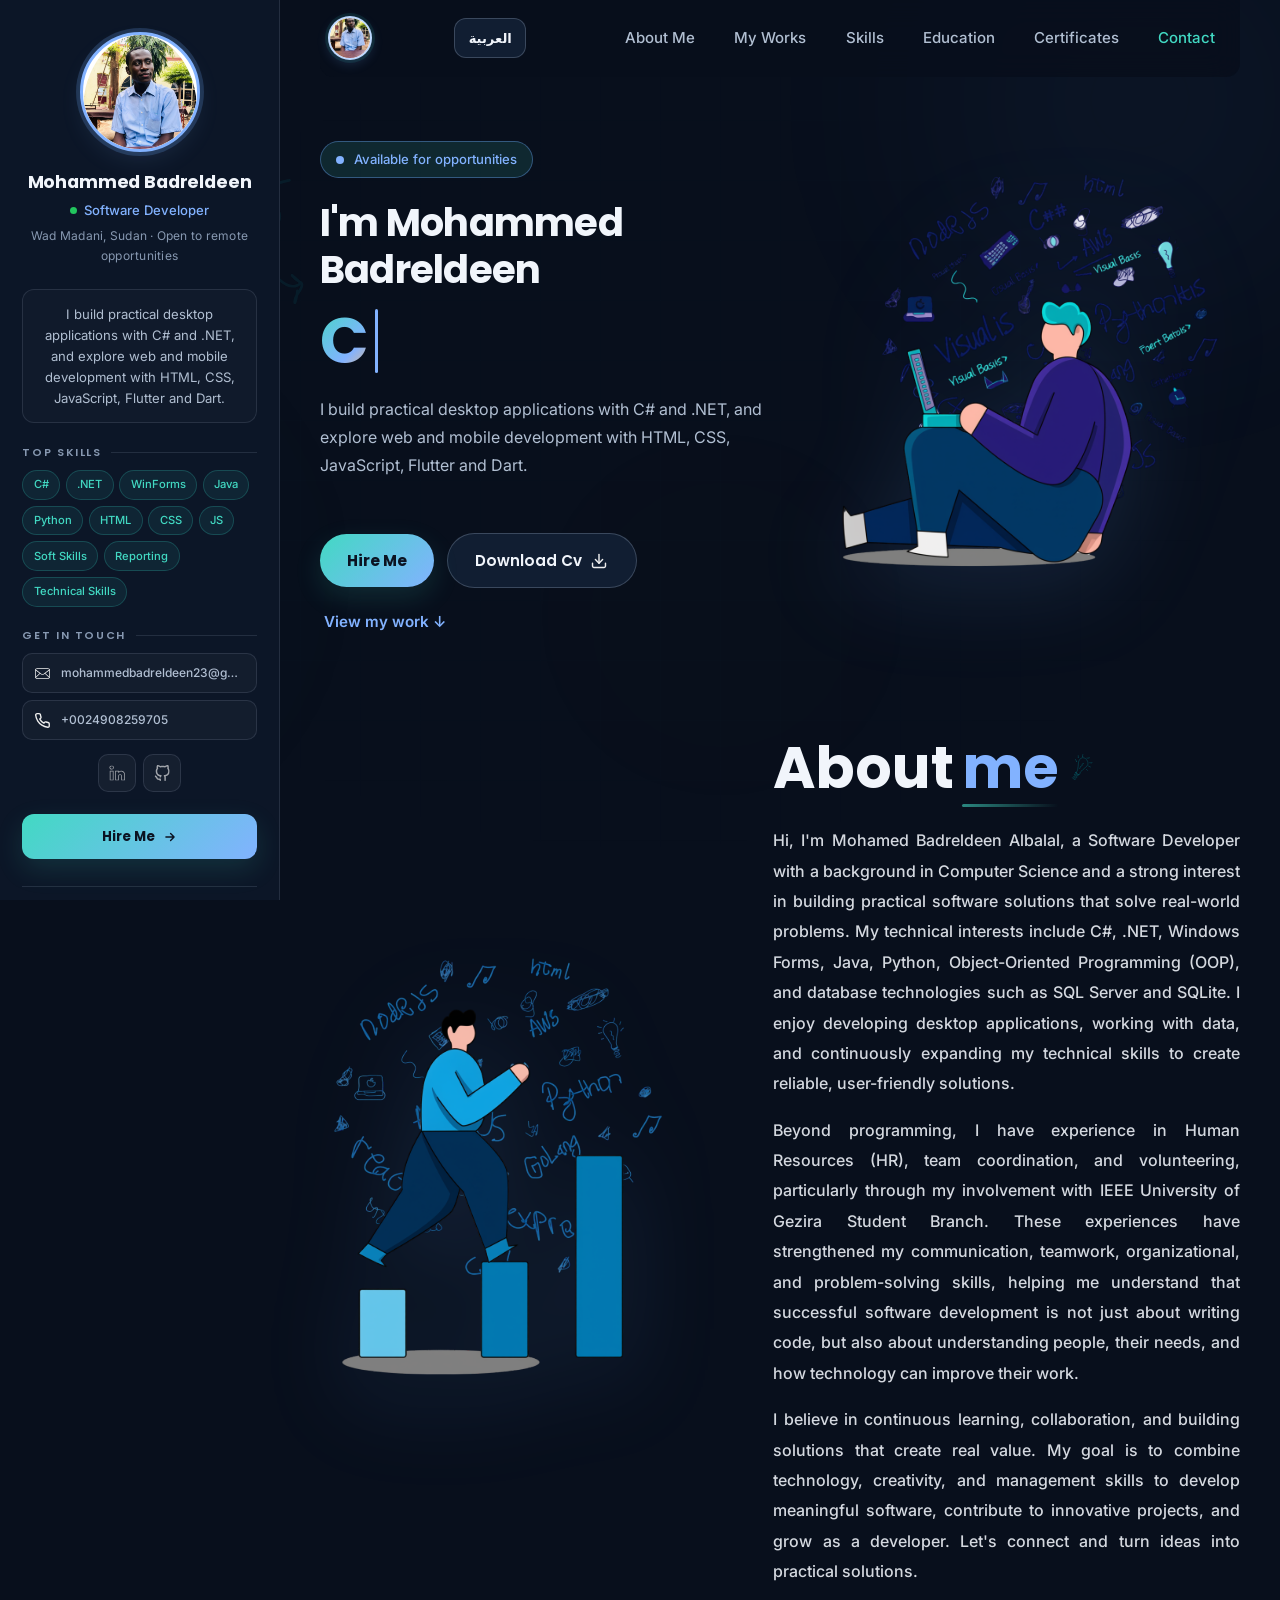
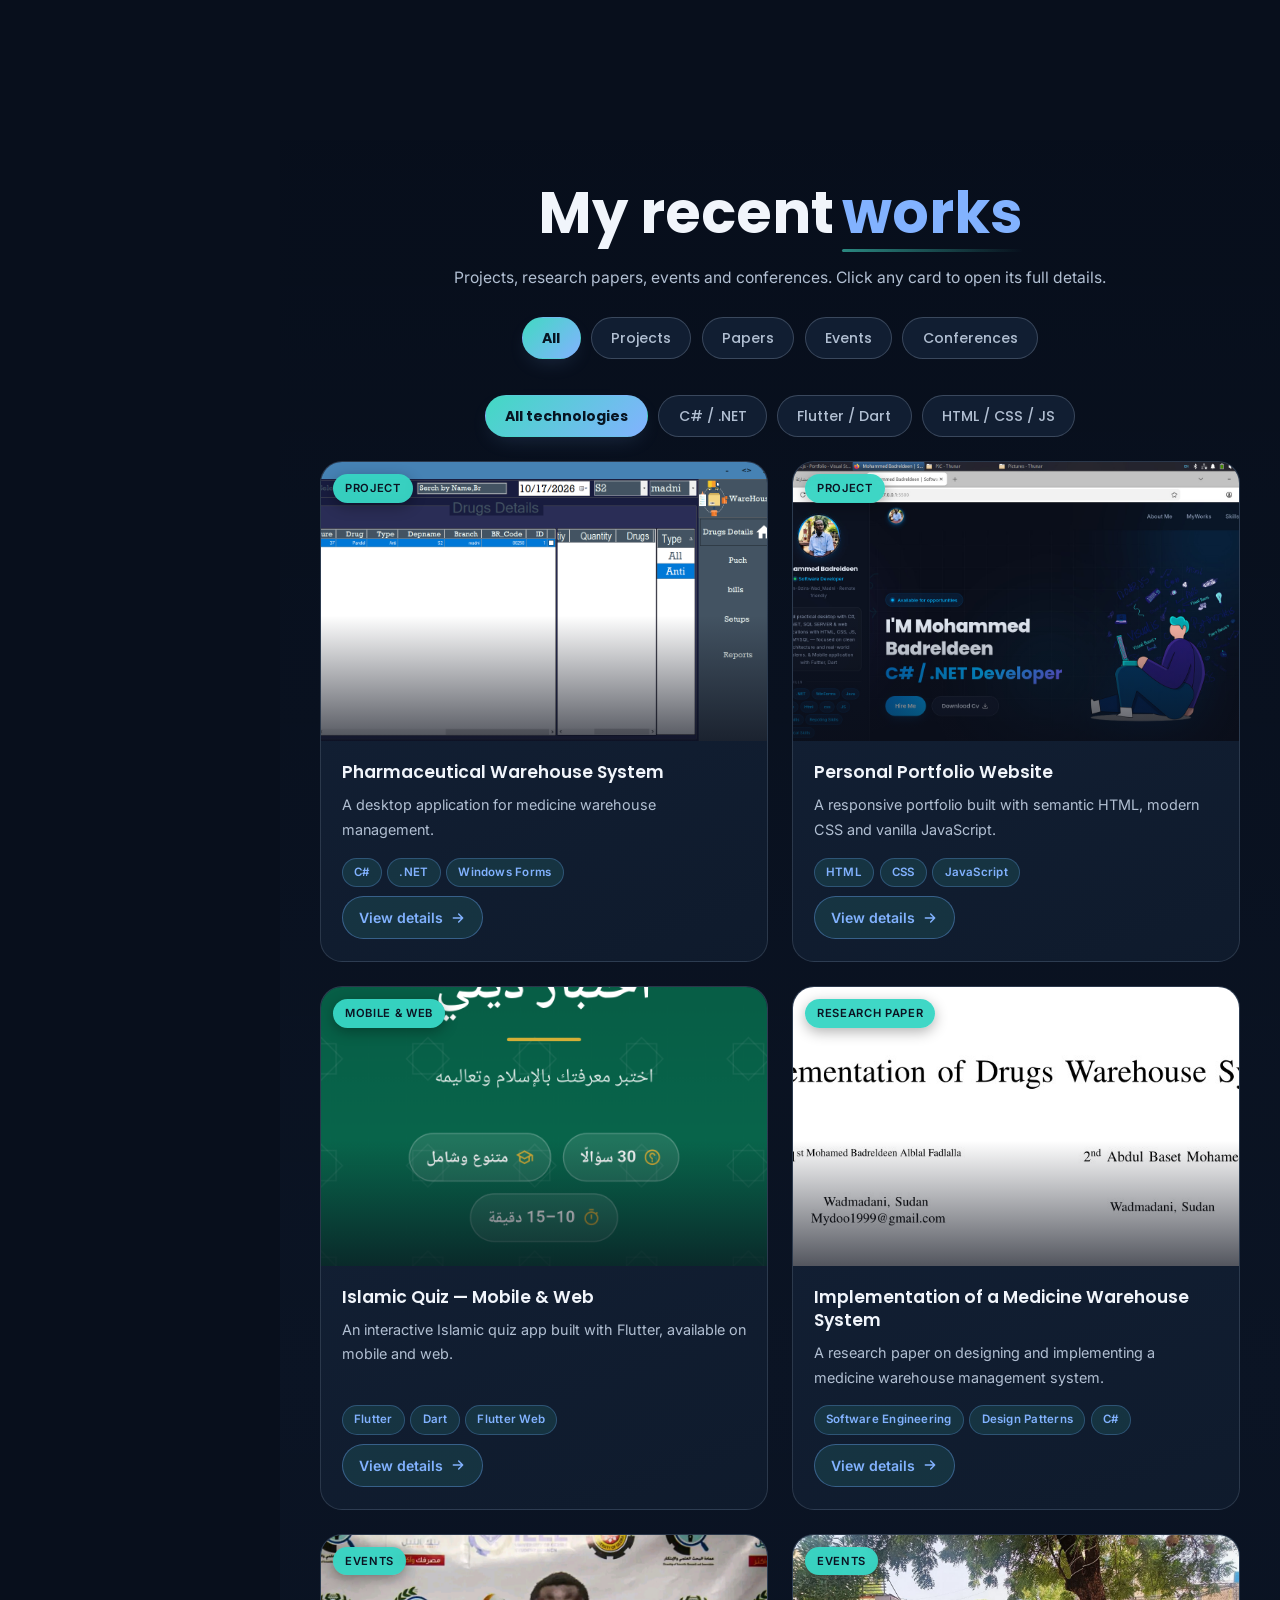
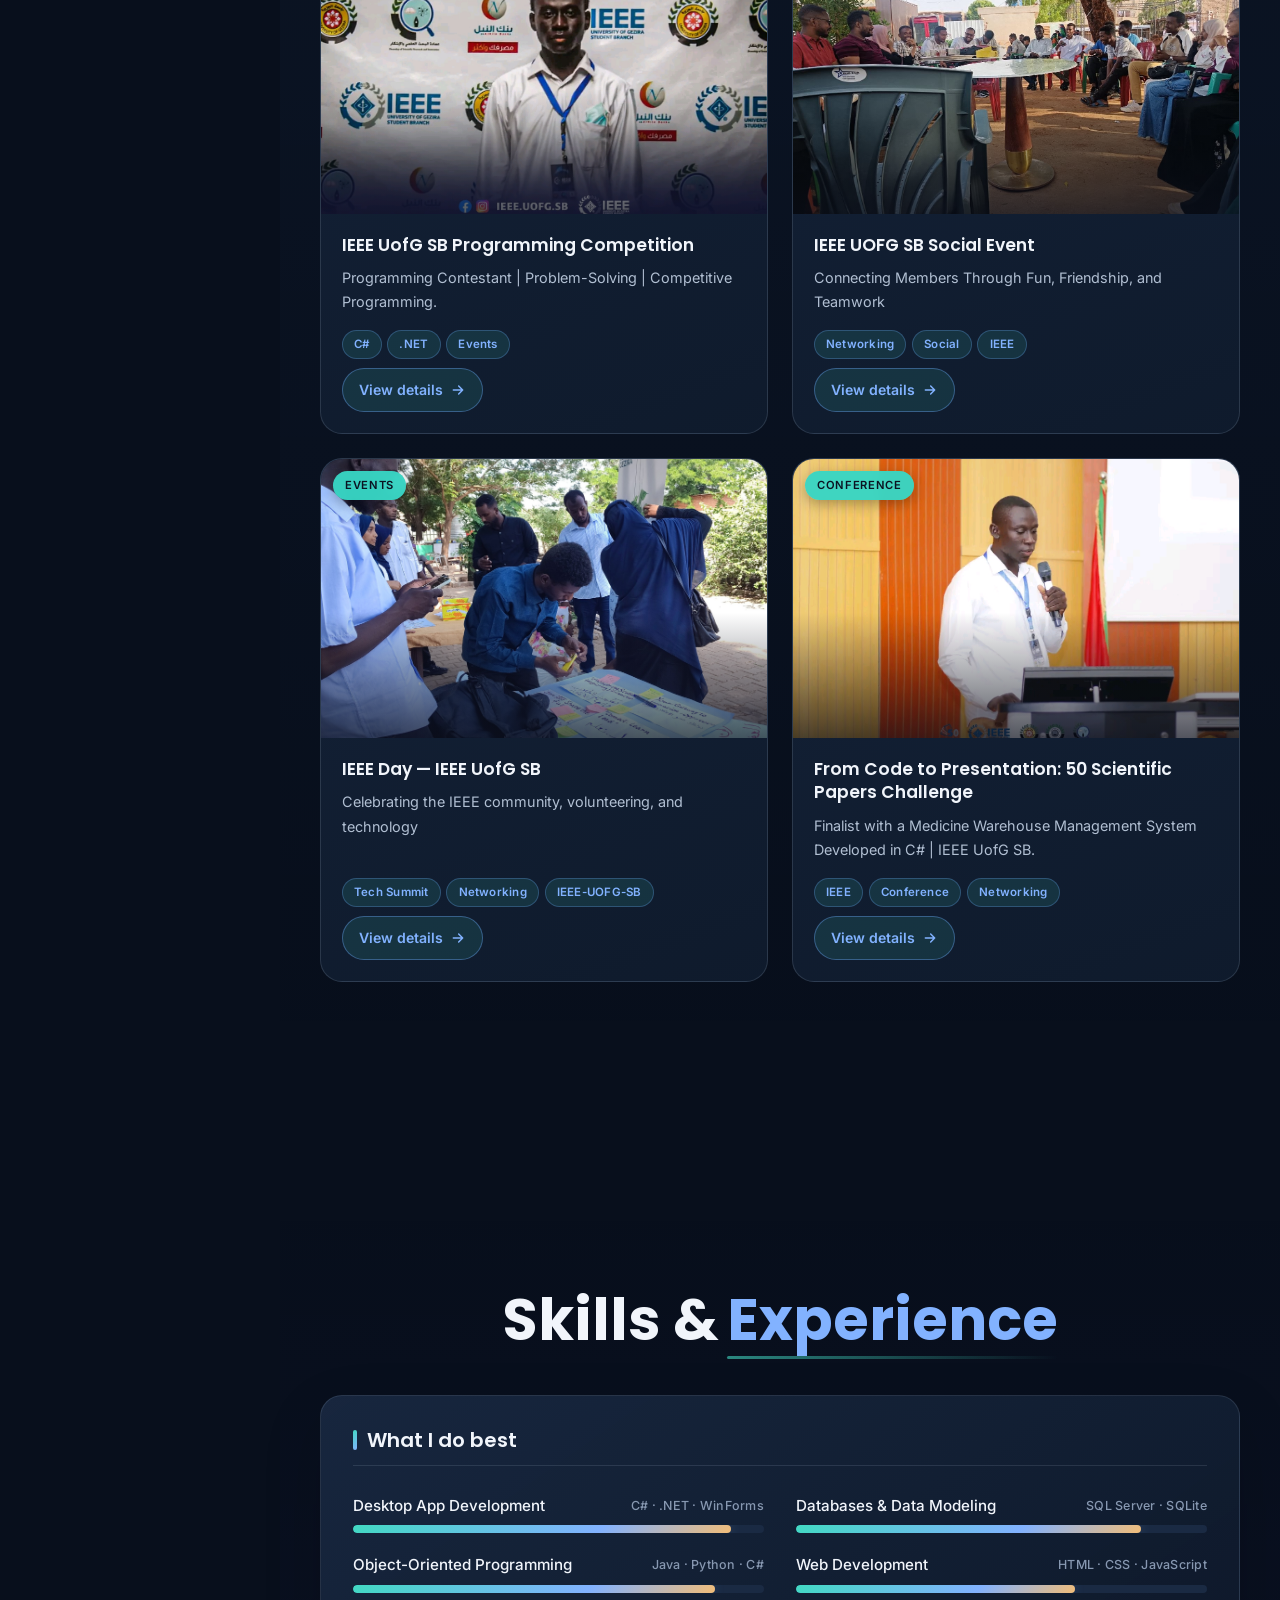
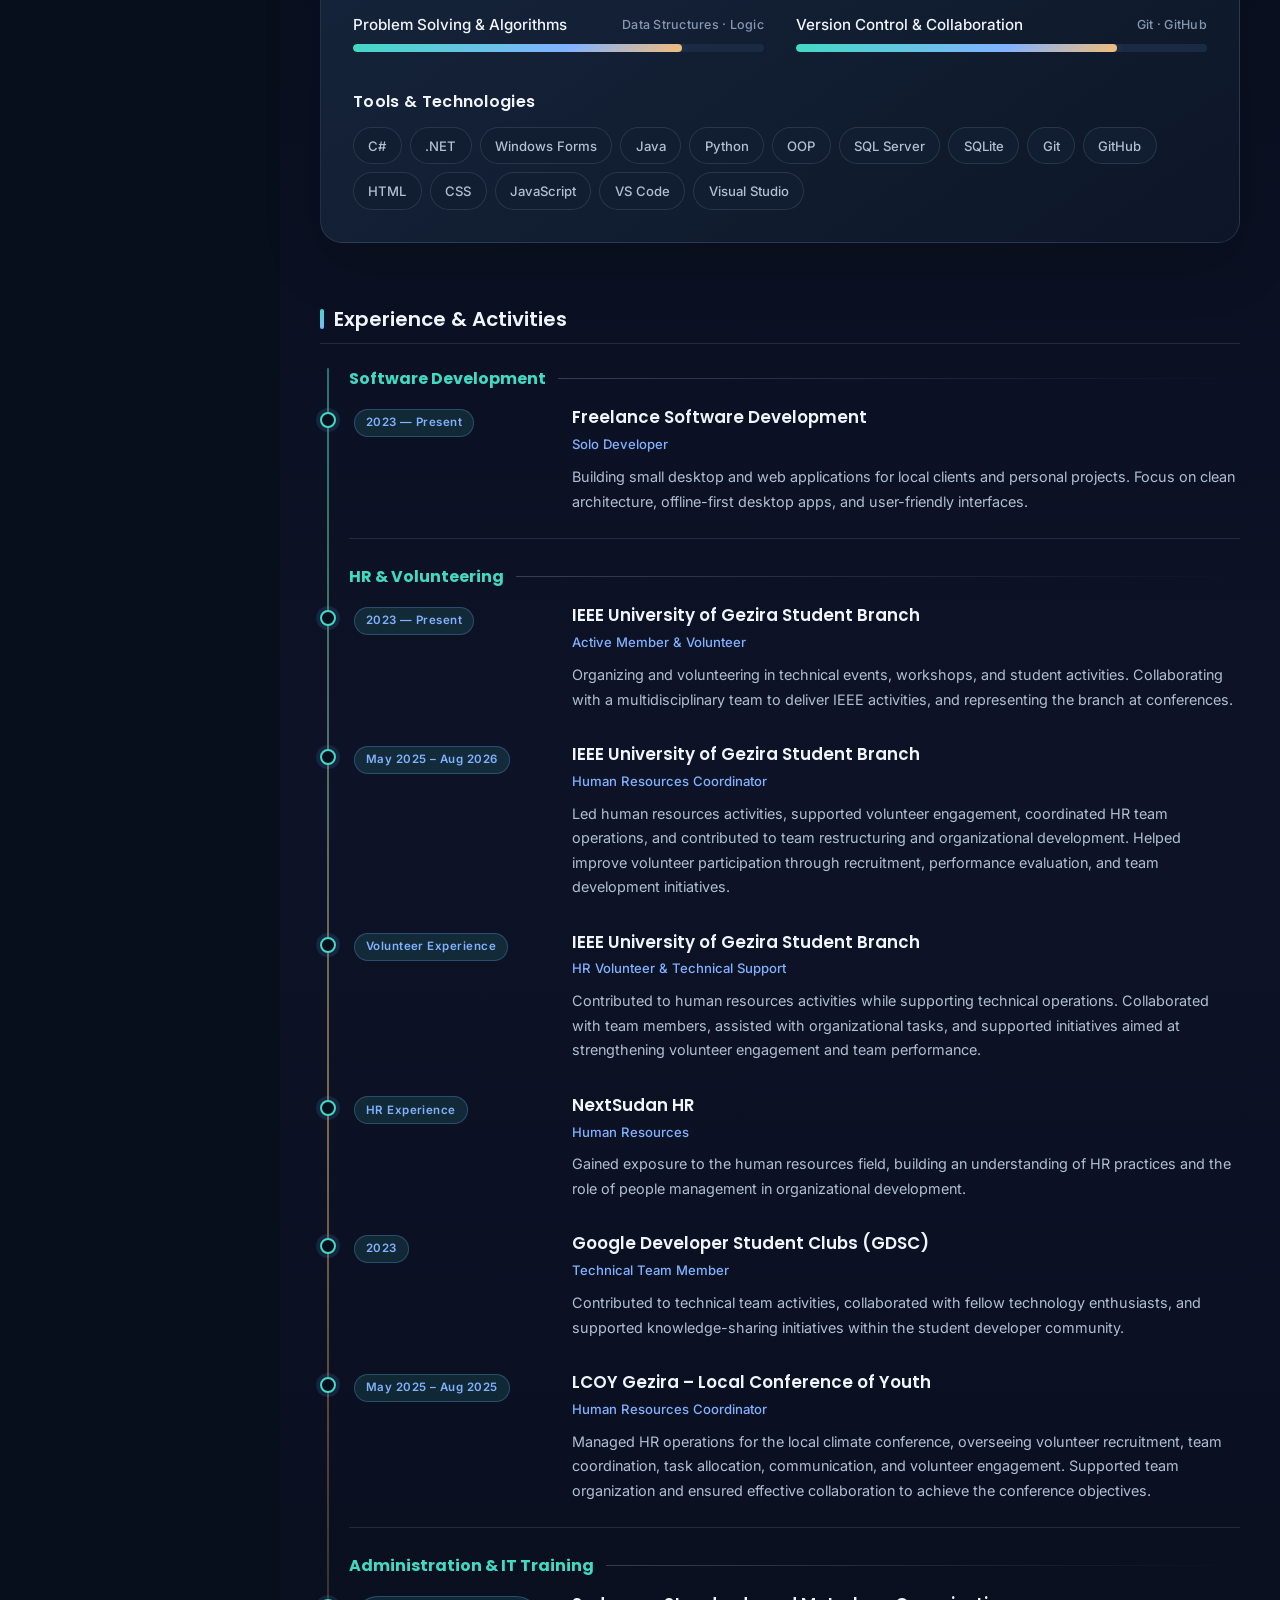
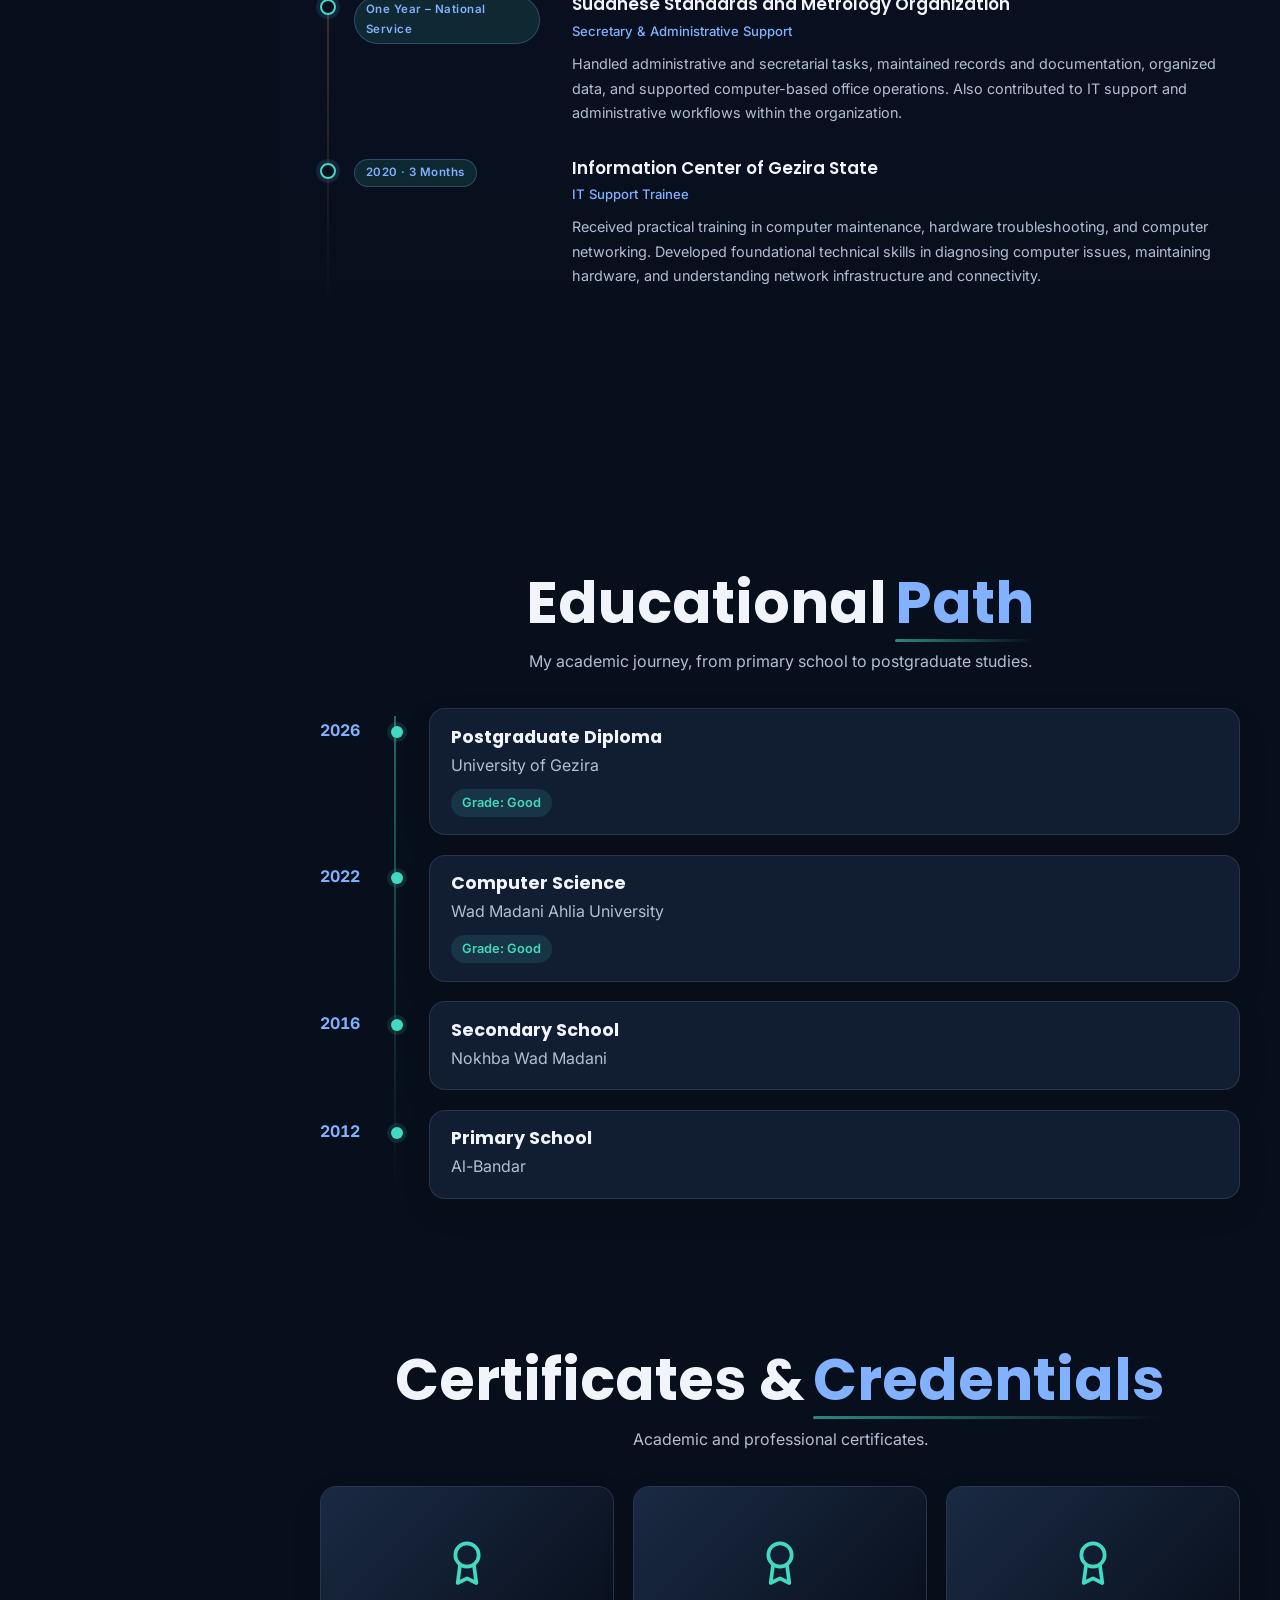
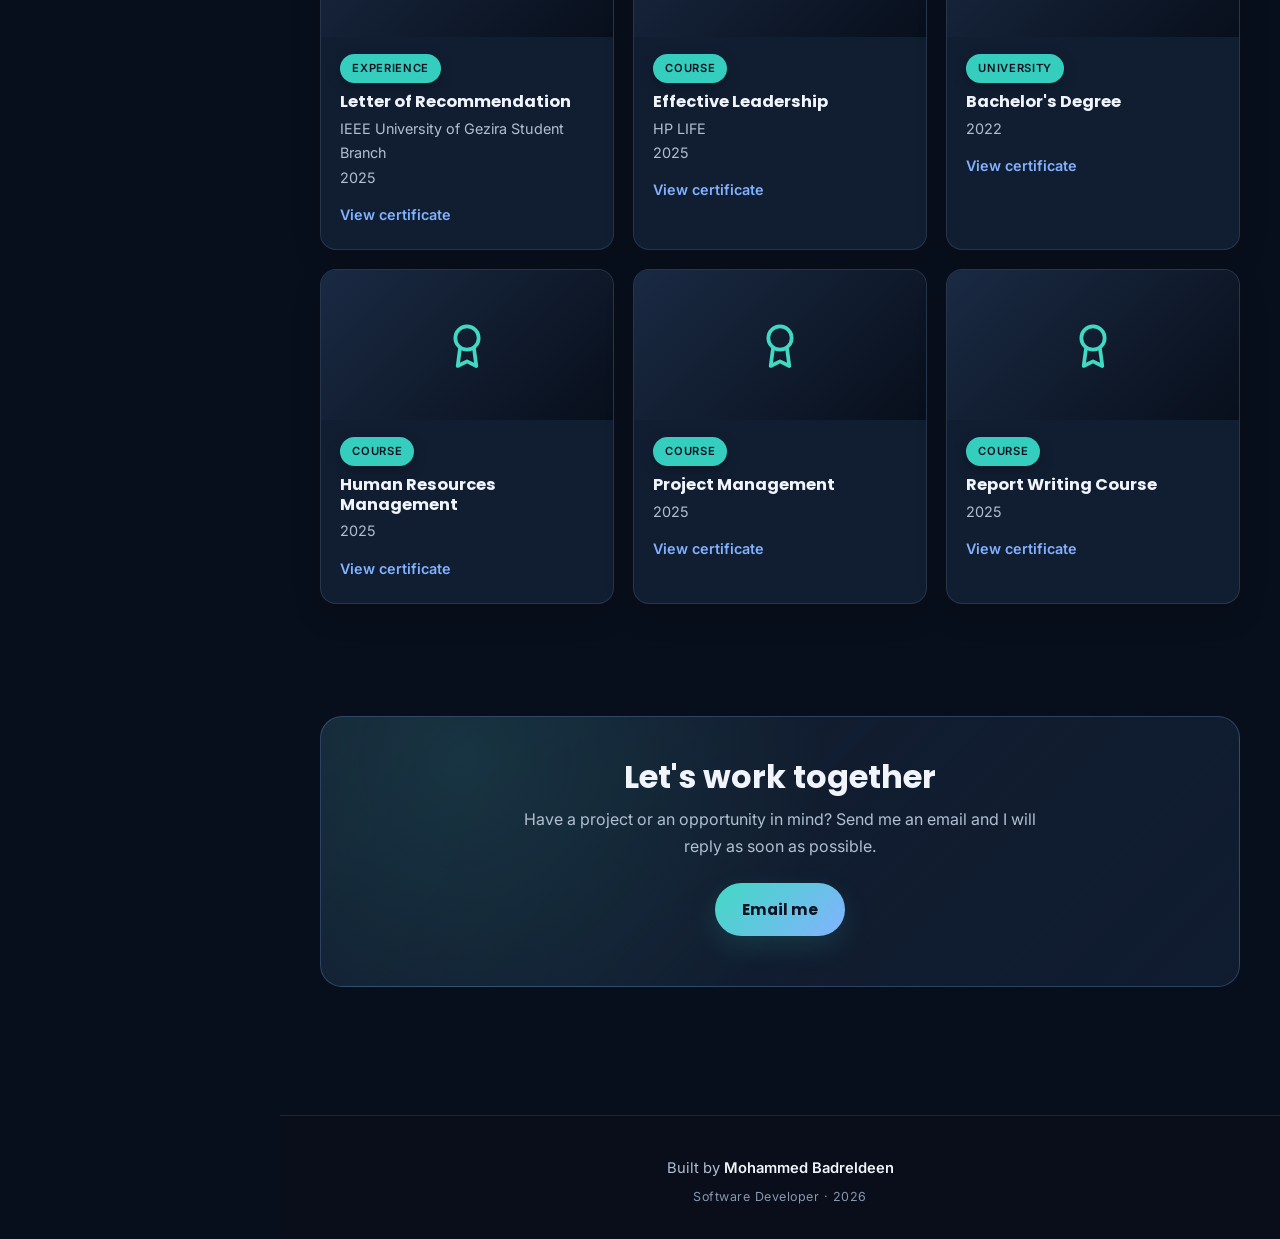
<file: index.html>
<!DOCTYPE html>
<html lang="en" dir="ltr">

<head>
    <meta charset="UTF-8">
    <meta name="viewport" content="width=device-width, initial-scale=1.0">
    <title>Mohammed Badreldeen | Software Developer</title>

    <meta name="description" content="Mohammed Badreldeen — Software Developer. Projects, research papers, seminars and conferences. C#, .NET, Java, Python, SQL.">
    <meta name="author" content="Mohammed Badreldeen">
    <meta name="theme-color" content="#080f1c">

    <meta name="robots" content="index, follow">
    <meta property="og:locale" content="en_US">
    <meta name="twitter:card" content="summary">
    <meta property="og:type" content="website">
    <meta property="og:title" content="Mohammed Badreldeen | Software Developer">
    <meta property="og:description" content="Software Developer focused on C#, .NET, Java, Python and databases.">

    <link rel="icon" href="SRC/PIC/Pers.svg" type="image/svg+xml">

    <link rel="preconnect" href="https://fonts.googleapis.com">
    <link rel="preconnect" href="https://fonts.gstatic.com" crossorigin>
    <link href="https://fonts.googleapis.com/css2?family=Cairo:wght@400;600;700&family=Inter:wght@400;500;600&family=Poppins:wght@500;600;700;800&display=swap" rel="stylesheet">

    <link rel="stylesheet" href="style.css">
</head>

<body>
    <a class="skipLink" href="#main">Skip to content</a>

    <!-- ========== SIDEBAR (fixed) ========== -->
    <aside class="sidebar" id="sidebar" aria-label="Profile sidebar">
        <div class="sidebarInner">

            <!-- Profile -->
            <div class="sidebarProfile">
                <div class="sidebarAvatar">
                    <img src="SRC/PIC/Pers.svg" alt="Mohammed Badreldeen">
                </div>
                <h2 class="sidebarName">Mohammed Badreldeen</h2>
                <p class="sidebarRole">
                    <span class="statusDot" aria-hidden="true"></span> Software Developer
                </p>
                <p class="sidebarLocation">Wad Madani, Sudan · Open to remote opportunities</p>
            </div>

            <!-- Short bio -->
            <p class="sidebarBio">
                I build practical desktop applications with C# and .NET, and explore web and mobile development with HTML, CSS, JavaScript, Flutter and Dart.
            </p>

            <!-- Top skills -->
            <div class="sidebarBlock">
                <h3 class="sidebarBlockTitle">Top Skills</h3>
                <ul class="sidebarTags">
                    <li>C#</li>
                    <li>.NET</li>
                    <li>WinForms</li>
                    <li>Java</li>
                    <li>Python</li>
                    <li>HTML</li>
                    <li>CSS</li>
                    <li>JS</li>
                    <li>Soft Skills</li>
                    <li>Reporting</li>
                    <li>Technical Skills</li>
                </ul>
            </div>

            <!-- Contact + Social -->
            <div class="sidebarBlock">
                <h3 class="sidebarBlockTitle">Get in touch</h3>

                <div class="sidebarContact">
                    <a class="sidebarContactItem" href="mailto:mohammedbadreldeen23@gmail.com">
                        <img src="assets/svg/Email.svg" alt="" aria-hidden="true">
                        <span>mohammedbadreldeen23@gmail.com</span>
                    </a>
                    <a class="sidebarContactItem" href="tel:+24908259705">
                        <img src="assets/svg/phone.svg" alt="" aria-hidden="true">
                        <span>+0024908259705</span>
                    </a>
                </div>

                <div class="sidebarSocial">
                    <a href="https://www.linkedin.com/in/mohamed-badreldeen-a-714299354?utm_source=share_via&utm_content=profile&utm_medium=member_android" target="_blank" rel="noopener noreferrer" aria-label="LinkedIn">
                        <img src="assets/svg/linkedin.svg" alt="">
                    </a>
                    <a href="https://github.com/MohammedBadreldeen23" target="_blank" rel="noopener noreferrer" aria-label="GitHub">
                        <img src="assets/svg/github.svg" alt="">
                    </a>
                </div>
            </div>

            <!-- CTA -->
            <a class="sidebarCta" href="mailto:mohammedbadreldeen23@gmail.com">
                Hire Me
                <svg viewBox="0 0 24 24" fill="none" stroke="currentColor" stroke-width="2.4"
                    stroke-linecap="round" stroke-linejoin="round" aria-hidden="true">
                    <path d="M5 12h14M13 6l6 6-6 6" />
                </svg>
            </a>

            <p class="sidebarFooter">
                © <span id="yearSide">2026</span> · Made with <span class="heart">♥</span>
            </p>

        </div>
    </aside>

    <button class="sidebar-overlay" id="sidebarOverlay" type="button" aria-label="Close profile details" tabindex="-1"></button>

    <!-- Compact profile summary for small screens -->
    <div class="mobile-profile-summary">
        <img src="SRC/PIC/Pers.svg" alt="" onerror="this.style.display='none'">
        <div><strong>Mohammed Badreldeen</strong><span>Software Developer · C# / .NET</span></div>
        <button type="button" id="mobileProfileOpen" aria-controls="sidebar" aria-expanded="false">Details</button>
    </div>

    <!-- Decorative background -->
    <div class="bg-decor" aria-hidden="true">
        <span class="glow glow-1"></span>
        <span class="glow glow-2"></span>
        <span class="glow glow-3"></span>
        <span class="bg-grid"></span>
    </div>

    <!-- Scroll progress -->
    <div class="scroll-progress" id="scrollProgress" aria-hidden="true"></div>

    <!-- HEADER -->
    <header id="siteHeader">
        <a href="#top" class="logo" aria-label="Back to top">
            <img class="img1" src="SRC/PIC/Pers.svg" alt="Mohammed Badreldeen Logo">
        </a>

        <button class="language-toggle" type="button" id="languageToggle" aria-label="Switch language">العربية</button>
        <button class="profile-details-toggle" type="button" id="profileDetailsToggle" aria-controls="sidebar" aria-expanded="false">Profile details</button>
        <button class="nav-toggle" id="navToggle" type="button" aria-label="Open menu" aria-expanded="false" aria-controls="primaryNav">
            <span></span><span></span><span></span>
        </button>

        <nav class="navigation" id="primaryNav" aria-label="Main navigation">
            <ul>
                <li><a class="nav-link" href="#aboutMe">About Me</a></li>
                <li><a class="nav-link" href="#MyWorks">My Works</a></li>
                <li><a class="nav-link" href="#skills">Skills</a></li>
                <li><a class="nav-link" href="#education">Education</a></li>
                <li><a class="nav-link" href="#certificates">Certificates</a></li>
                <li><a class="nav-link nav-contact" href="#contact">Contact</a></li>
            </ul>
        </nav>
    </header>

    <main id="main">
        <!-- HERO -->
        <section class="Hreo" id="top">
            <img class="arrow" src="assets/svg/arrow.svg" alt="Arrow" aria-hidden="true">

            <div class="HeroSub">
                <p class="hero-greet"><span class="dot"></span> Available for opportunities</p>
                <h1 class="name">I'm Mohammed Badreldeen</h1>
                <h1 class="tital">
                    <span class="typed-text" id="typedText"></span><span class="caret" aria-hidden="true"></span>
                </h1>

                <p class="heroLead">I build practical desktop applications with C# and .NET, and explore web and mobile development with HTML, CSS, JavaScript, Flutter and Dart.</p>

                <div class="HeroBtns">
                    <a class="hireMe" href="mailto:mohammedbadreldeen23@gmail.com">Hire Me</a>
                    <a class="CV" href="assets/Mohammed%20cv.pdf" download>
                    Download Cv
                    <img src="assets/svg/download.svg" alt="" aria-hidden="true">
                </a>
                    <a class="heroLink" href="#MyWorks">View my work ↓</a>
                </div>
            </div>

            <img src="SRC/PIC/Hero3.svg" alt="Hero illustration" class="heroImg">
        </section>

        <!-- ABOUT -->
        <section class="aboutMe" id="aboutMe">
            <img src="SRC/PIC/About.svg" alt="About me illustration" class="aboutMeImg">

            <div class="textContainer">
                <div class="textTitle">
                    <h1 class="aboutName">About</h1>
                    <h1 class="aboutTitle">me</h1>
                    <img src="assets/svg/lightbulb.svg" alt="" class="light">
                </div>

                <p class="aboutMePar">Hi, I'm Mohamed Badreldeen Albalal, a Software Developer with a background in Computer Science and a strong interest in building practical software solutions that solve real-world problems. My technical interests include C#, .NET, Windows
                    Forms, Java, Python, Object-Oriented Programming (OOP), and database technologies such as SQL Server and SQLite. I enjoy developing desktop applications, working with data, and continuously expanding my technical skills to create reliable,
                    user-friendly solutions.</p>
                <p class="aboutMePar">Beyond programming, I have experience in Human Resources (HR), team coordination, and volunteering, particularly through my involvement with IEEE University of Gezira Student Branch. These experiences have strengthened my communication,
                    teamwork, organizational, and problem-solving skills, helping me understand that successful software development is not just about writing code, but also about understanding people, their needs, and how technology can improve their
                    work.
                </p>
                <p class="aboutMePar">I believe in continuous learning, collaboration, and building solutions that create real value. My goal is to combine technology, creativity, and management skills to develop meaningful software, contribute to innovative projects, and
                    grow as a developer. Let's connect and turn ideas into practical solutions.</p>
            </div>
        </section>

        <!-- WORKS -->
        <section class="works" id="MyWorks">
            <div class="worksContainer">

                <div class="projectTitle">
                    <h1 class="aboutName">My recent</h1>
                    <h1 class="aboutTitle">works</h1>
                </div>

                <p class="worksIntro">
                    Projects, research papers, events and conferences. Click any card to open its full details.
                </p>

                <div class="worksFilter" id="categoryFilter" role="group" aria-label="Filter works by type">
                    <button class="filter-btn active" type="button" data-filter="all" aria-pressed="true">All</button>
                    <button class="filter-btn" type="button" data-filter="projects" aria-pressed="false">Projects</button>
                    <button class="filter-btn" type="button" data-filter="papers" aria-pressed="false">Papers</button>
                    <button class="filter-btn" type="button" data-filter="Events" aria-pressed="false">Events</button>
                    <button class="filter-btn" type="button" data-filter="conferences" aria-pressed="false">Conferences</button>
                </div>

                <div class="worksFilter techFilter" id="techFilter" role="group" aria-label="Filter works by technology"></div>

                <ul class="worksGrid" id="worksGrid"></ul>

            </div>
        </section>

        <!-- SKILLS & EXPERIENCE -->
        <section class="skills" id="skills">
            <div class="skillsContainer">

                <div class="projectTitle">
                    <h1 class="aboutName">Skills &amp;</h1>
                    <h1 class="aboutTitle">Experience</h1>
                </div>

                <div class="skillsLayout">

                    <div class="skillsColumn reveal">
                        <h2 class="columnTitle">What I do best</h2>

                        <div class="skillBars">
                            <div class="skillBar">
                                <div class="skillInfo">
                                    <span>Desktop App Development</span>
                                    <span class="skillTech">C# · .NET · WinForms</span>
                                </div>
                                <div class="skillTrack">
                                    <div class="skillFill" style="--lvl: 92%;"></div>
                                </div>
                            </div>

                            <div class="skillBar">
                                <div class="skillInfo">
                                    <span>Databases &amp; Data Modeling</span>
                                    <span class="skillTech">SQL Server · SQLite</span>
                                </div>
                                <div class="skillTrack">
                                    <div class="skillFill" style="--lvl: 84%;"></div>
                                </div>
                            </div>

                            <div class="skillBar">
                                <div class="skillInfo">
                                    <span>Object-Oriented Programming</span>
                                    <span class="skillTech">Java · Python · C#</span>
                                </div>
                                <div class="skillTrack">
                                    <div class="skillFill" style="--lvl: 88%;"></div>
                                </div>
                            </div>

                            <div class="skillBar">
                                <div class="skillInfo">
                                    <span>Web Development</span>
                                    <span class="skillTech">HTML · CSS · JavaScript</span>
                                </div>
                                <div class="skillTrack">
                                    <div class="skillFill" style="--lvl: 68%;"></div>
                                </div>
                            </div>

                            <div class="skillBar">
                                <div class="skillInfo">
                                    <span>Problem Solving &amp; Algorithms</span>
                                    <span class="skillTech">Data Structures · Logic</span>
                                </div>
                                <div class="skillTrack">
                                    <div class="skillFill" style="--lvl: 80%;"></div>
                                </div>
                            </div>

                            <div class="skillBar">
                                <div class="skillInfo">
                                    <span>Version Control &amp; Collaboration</span>
                                    <span class="skillTech">Git · GitHub</span>
                                </div>
                                <div class="skillTrack">
                                    <div class="skillFill" style="--lvl: 78%;"></div>
                                </div>
                            </div>
                        </div>

                        <h3 class="subColumnTitle">Tools &amp; Technologies</h3>
                        <ul class="skillTags">
                            <li>C#</li>
                            <li>.NET</li>
                            <li>Windows Forms</li>
                            <li>Java</li>
                            <li>Python</li>
                            <li>OOP</li>
                            <li>SQL Server</li>
                            <li>SQLite</li>
                            <li>Git</li>
                            <li>GitHub</li>
                            <li>HTML</li>
                            <li>CSS</li>
                            <li>JavaScript</li>
                            <li>VS Code</li>
                            <li>Visual Studio</li>
                        </ul>
                    </div>

                    <div class="experienceColumn reveal">
                        <h2 class="columnTitle">Experience &amp; Activities</h2>

                        <div class="timeline">

                            <div class="timelineItem">
                                <div class="timelineDot"></div>
                                <div class="timelineContent">
                                    <span class="timelineDate">2023 — Present</span>
                                    <h3>IEEE University of Gezira Student Branch</h3>
                                    <span class="timelineRole">Active Member &amp; Volunteer</span>
                                    <p>
                                        Organizing and volunteering in technical events, workshops, and student activities. Collaborating with a multidisciplinary team to deliver IEEE activities, and representing the branch at conferences.
                                    </p>
                                </div>
                            </div>

                            <div class="timelineItem">
                                <div class="timelineDot"></div>
                                <div class="timelineContent">
                                    <span class="timelineDate">2023 — Present</span>
                                    <h3>Freelance Software Development</h3>
                                    <span class="timelineRole">Solo Developer</span>
                                    <p>
                                        Building small desktop and web applications for local clients and personal projects. Focus on clean architecture, offline-first desktop apps, and user-friendly interfaces.
                                    </p>
                                </div>
                            </div>

                            <div class="timelineItem">
                                <div class="timelineDot"></div>
                                <div class="timelineContent">
                                    <span class="timelineDate">May 2025 – Aug 2026</span>
                                    <h3>IEEE University of Gezira Student Branch</h3>
                                    <span class="timelineRole">Human Resources Coordinator</span>
                                    <p>
                                        Led human resources activities, supported volunteer engagement, coordinated HR team operations, and contributed to team restructuring and organizational development. Helped improve volunteer participation through recruitment, performance evaluation, and
                                        team development initiatives.
                                    </p>
                                </div>
                            </div>

                            <div class="timelineItem">
                                <div class="timelineDot"></div>
                                <div class="timelineContent">
                                    <span class="timelineDate">Volunteer Experience</span>
                                    <h3>IEEE University of Gezira Student Branch</h3>
                                    <span class="timelineRole">HR Volunteer &amp; Technical Support</span>
                                    <p>
                                        Contributed to human resources activities while supporting technical operations. Collaborated with team members, assisted with organizational tasks, and supported initiatives aimed at strengthening volunteer engagement and team performance.
                                    </p>
                                </div>
                            </div>

                            <div class="timelineItem">
                                <div class="timelineDot"></div>
                                <div class="timelineContent">
                                    <span class="timelineDate">HR Experience</span>
                                    <h3>NextSudan HR</h3>
                                    <span class="timelineRole">Human Resources</span>
                                    <p>
                                        Gained exposure to the human resources field, building an understanding of HR practices and the role of people management in organizational development.
                                    </p>
                                </div>
                            </div>

                            <div class="timelineItem">
                                <div class="timelineDot"></div>
                                <div class="timelineContent">
                                    <span class="timelineDate">One Year – National Service</span>
                                    <h3>Sudanese Standards and Metrology Organization</h3>
                                    <span class="timelineRole">Secretary &amp; Administrative Support</span>
                                    <p>
                                        Handled administrative and secretarial tasks, maintained records and documentation, organized data, and supported computer-based office operations. Also contributed to IT support and administrative workflows within the organization.
                                    </p>
                                </div>
                            </div>

                            <div class="timelineItem">
                                <div class="timelineDot"></div>
                                <div class="timelineContent">
                                    <span class="timelineDate">2023</span>
                                    <h3>Google Developer Student Clubs (GDSC)</h3>
                                    <span class="timelineRole">Technical Team Member</span>
                                    <p>
                                        Contributed to technical team activities, collaborated with fellow technology enthusiasts, and supported knowledge-sharing initiatives within the student developer community.
                                    </p>
                                </div>
                            </div>

                            <div class="timelineItem">
                                <div class="timelineDot"></div>
                                <div class="timelineContent">
                                    <span class="timelineDate">May 2025 – Aug 2025</span>
                                    <h3>LCOY Gezira – Local Conference of Youth</h3>
                                    <span class="timelineRole">Human Resources Coordinator</span>
                                    <p>
                                        Managed HR operations for the local climate conference, overseeing volunteer recruitment, team coordination, task allocation, communication, and volunteer engagement. Supported team organization and ensured effective collaboration to achieve the conference
                                        objectives.
                                    </p>
                                </div>
                            </div>

                            <div class="timelineItem">
                                <div class="timelineDot"></div>
                                <div class="timelineContent">
                                    <span class="timelineDate">2020 · 3 Months</span>
                                    <h3>Information Center of Gezira State</h3>
                                    <span class="timelineRole">IT Support Trainee</span>
                                    <p>
                                        Received practical training in computer maintenance, hardware troubleshooting, and computer networking. Developed foundational technical skills in diagnosing computer issues, maintaining hardware, and understanding network infrastructure and connectivity.
                                    </p>
                                </div>
                            </div>

                        </div>
                    </div>

                </div>
            </div>
        </section>

        <!-- EDUCATION -->
        <section class="education" id="education">
            <div class="sectionWrap">
                <div class="projectTitle">
                    <h1 class="aboutName">Educational</h1>
                    <h1 class="aboutTitle">Path</h1>
                </div>
                <p class="sectionIntro">My academic journey, from primary school to postgraduate studies.</p>

                <ol class="eduList">
                    <li class="eduItem reveal">
                        <span class="eduYear">2026</span>
                        <div class="eduCard">
                            <h3>Postgraduate Diploma</h3>
                            <p class="eduPlace">University of Gezira</p>
                            <span class="eduGrade">Grade: Good</span>
                        </div>
                    </li>
                    <li class="eduItem reveal">
                        <span class="eduYear">2022</span>
                        <div class="eduCard">
                            <h3>Computer Science</h3>
                            <p class="eduPlace">Wad Madani Ahlia University</p>
                            <span class="eduGrade">Grade: Good</span>
                        </div>
                    </li>
                    <li class="eduItem reveal">
                        <span class="eduYear">2016</span>
                        <div class="eduCard">
                            <h3>Secondary School</h3>
                            <p class="eduPlace">Nokhba Wad Madani</p>
                        </div>
                    </li>
                    <li class="eduItem reveal">
                        <span class="eduYear">2012</span>
                        <div class="eduCard">
                            <h3>Primary School</h3>
                            <p class="eduPlace">Al-Bandar</p>
                        </div>
                    </li>
                </ol>
            </div>
        </section>

        <!-- CERTIFICATES (cards are rendered from CERTIFICATES in script.js) -->
        <section class="certificates" id="certificates">
            <div class="sectionWrap">
                <div class="projectTitle">
                    <h1 class="aboutName">Certificates &amp;</h1>
                    <h1 class="aboutTitle">Credentials</h1>
                </div>
                <p class="sectionIntro">Academic and professional certificates.</p>
                <ul class="certGrid" id="certGrid"></ul>
            </div>
        </section>

        <!-- CONTACT CALL TO ACTION -->
        <section class="contactCta" id="contact">
            <div class="sectionWrap contactBox">
                <h2>Let's work together</h2>
                <p>Have a project or an opportunity in mind? Send me an email and I will reply as soon as possible.</p>
                <a class="hireMe" href="mailto:mohammedbadreldeen23@gmail.com">Email me</a>
            </div>
        </section>

    </main>

    <!-- FOOTER -->
    <footer>
        <div class="footerInner">
            <p class="footerLine">Built by <strong>Mohammed Badreldeen</strong></p>
            <p class="footerSub">
                Software Developer · <span id="year">2026</span>
            </p>
        </div>
    </footer>

    <button class="to-top" id="toTop" type="button" aria-label="Back to top">
        <svg viewBox="0 0 24 24" fill="none" stroke="currentColor" stroke-width="2.2"
            stroke-linecap="round" stroke-linejoin="round" aria-hidden="true">
            <path d="M12 19V5M5 12l7-7 7 7" />
        </svg>
    </button>

    <script src="script.js"></script>
</body>

</html>
</file>
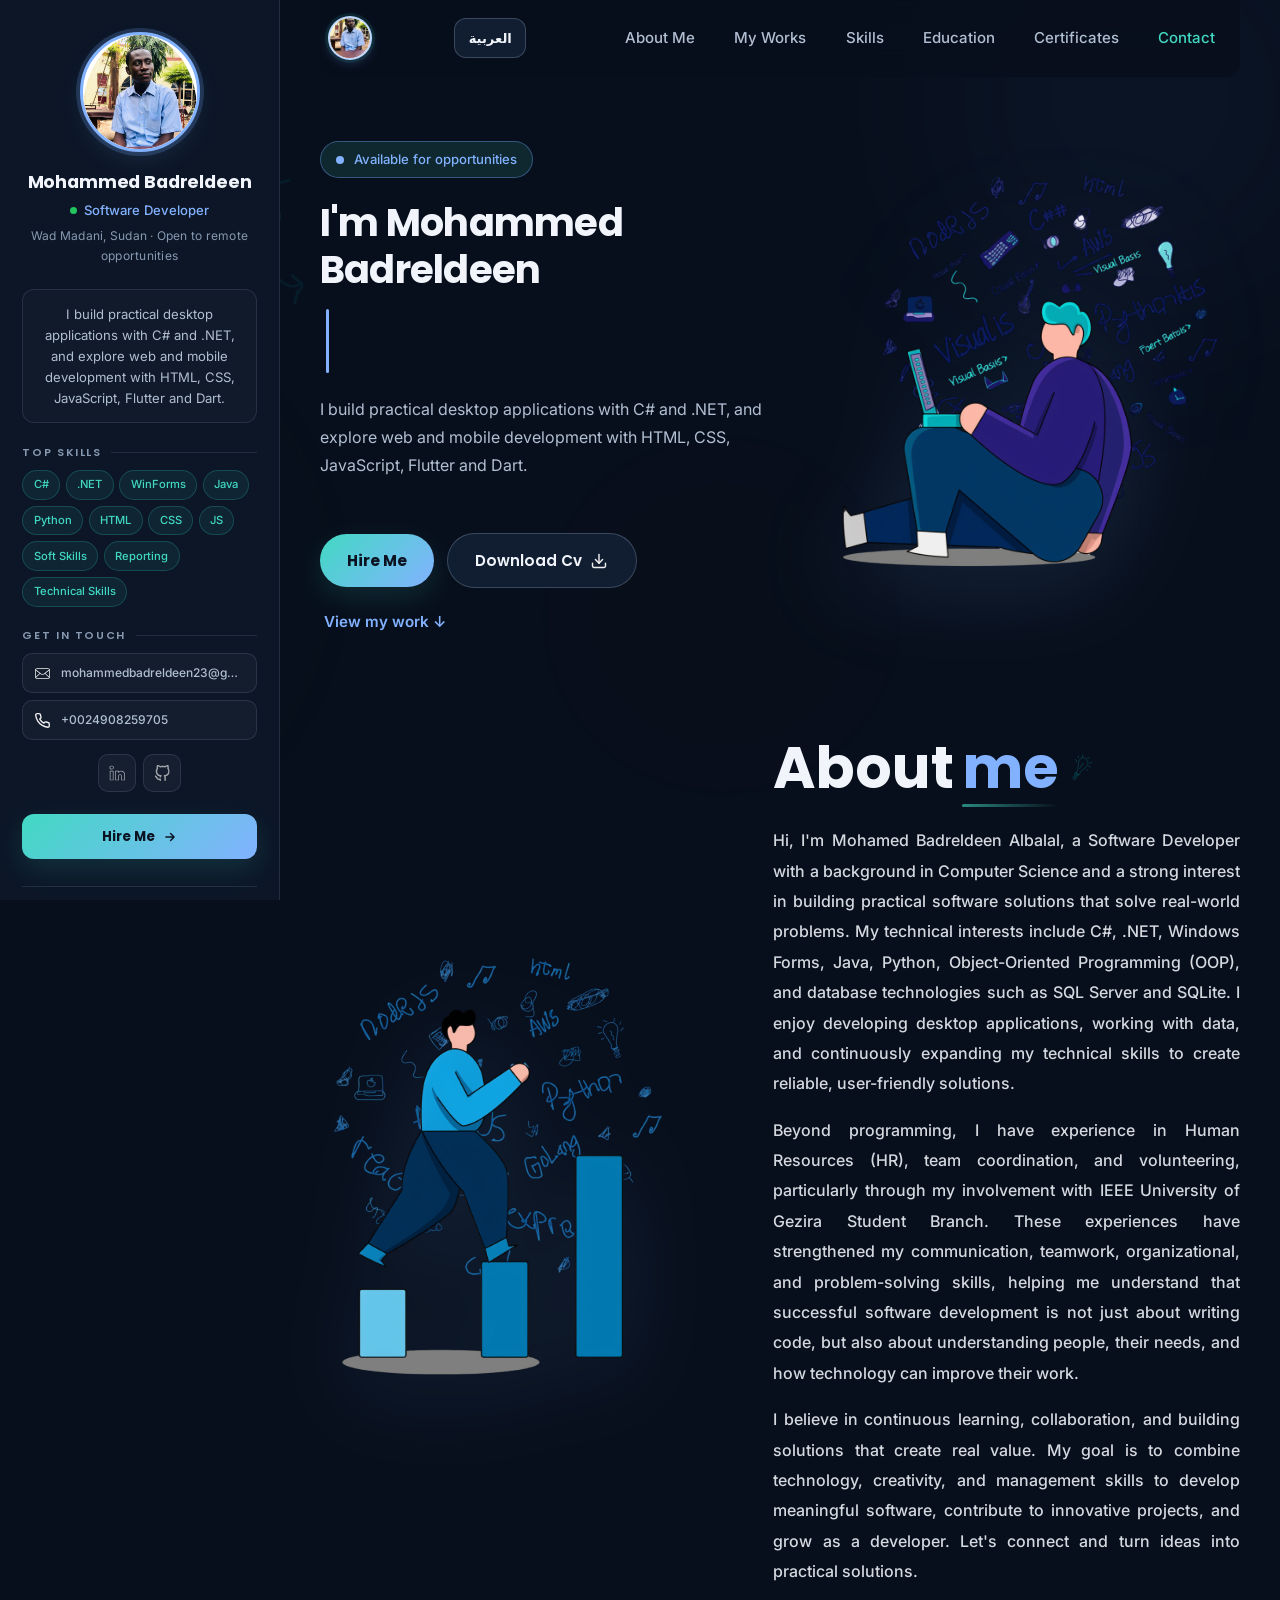
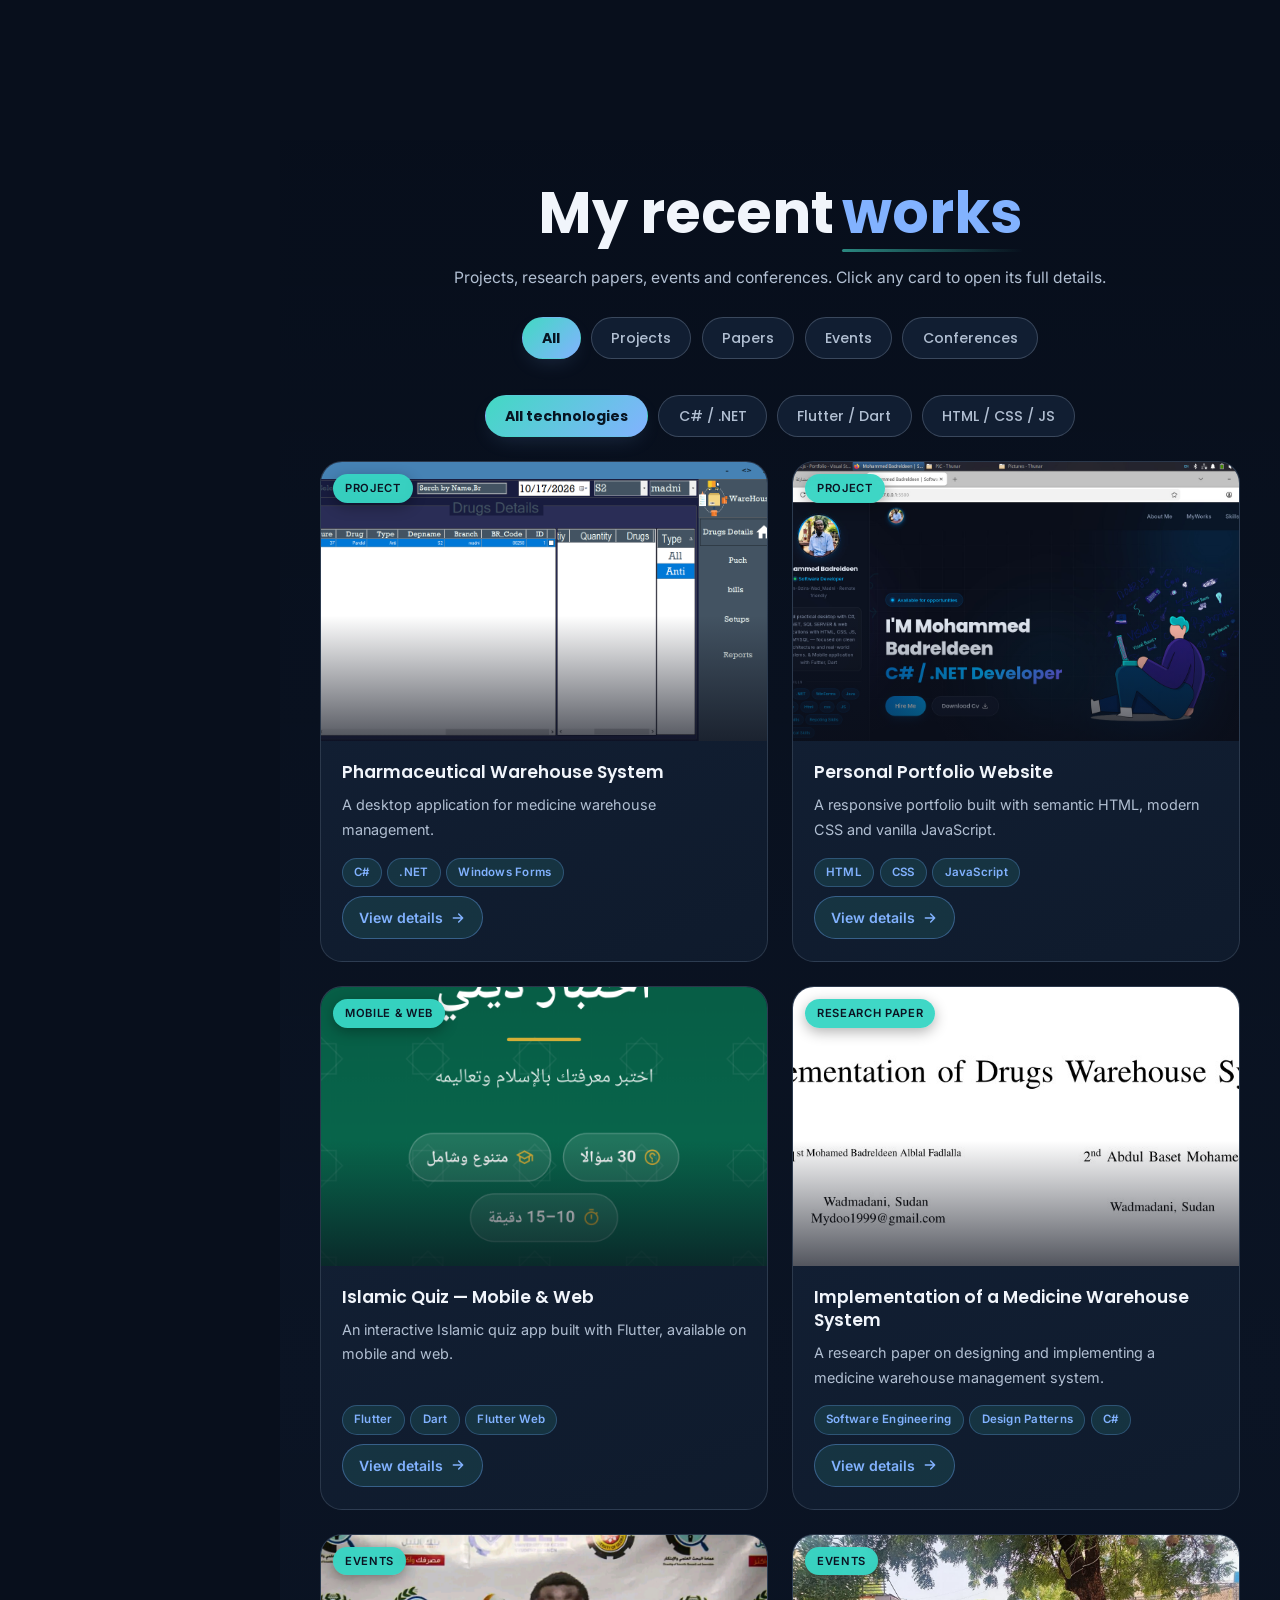
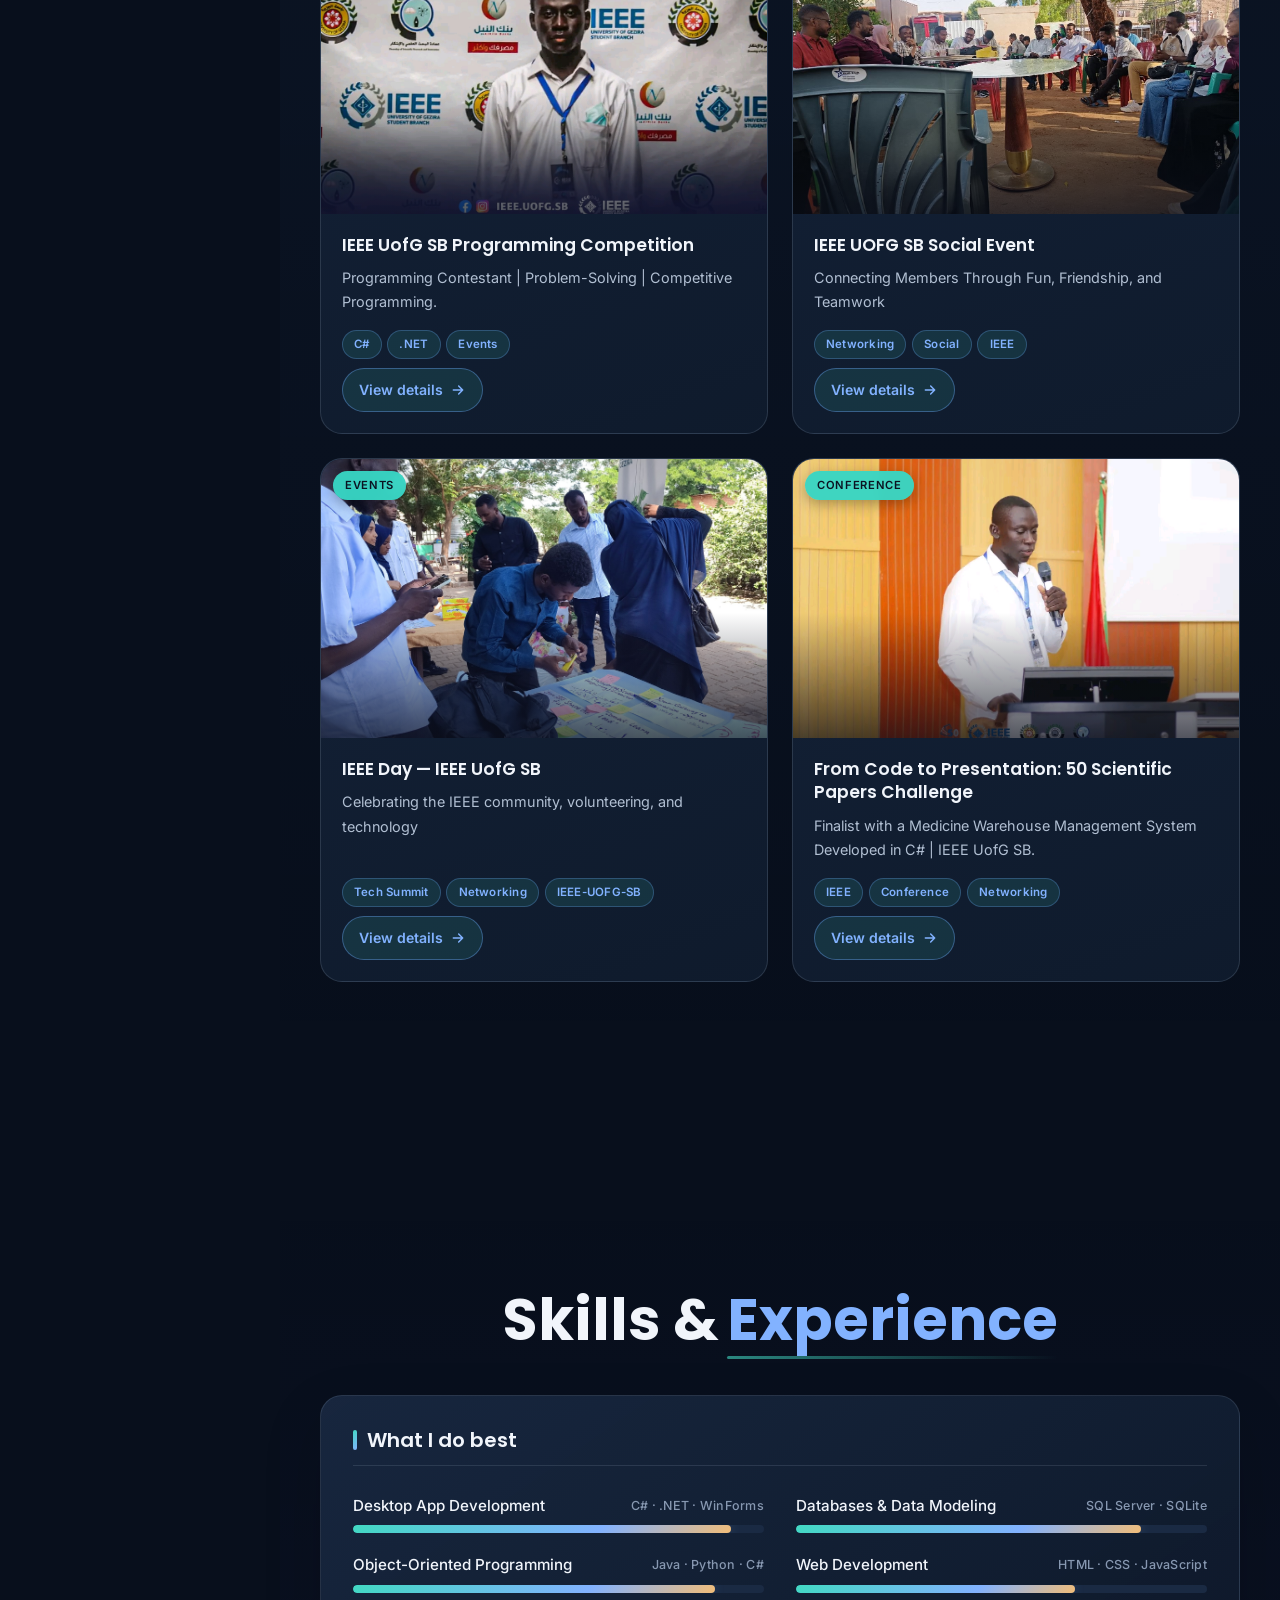
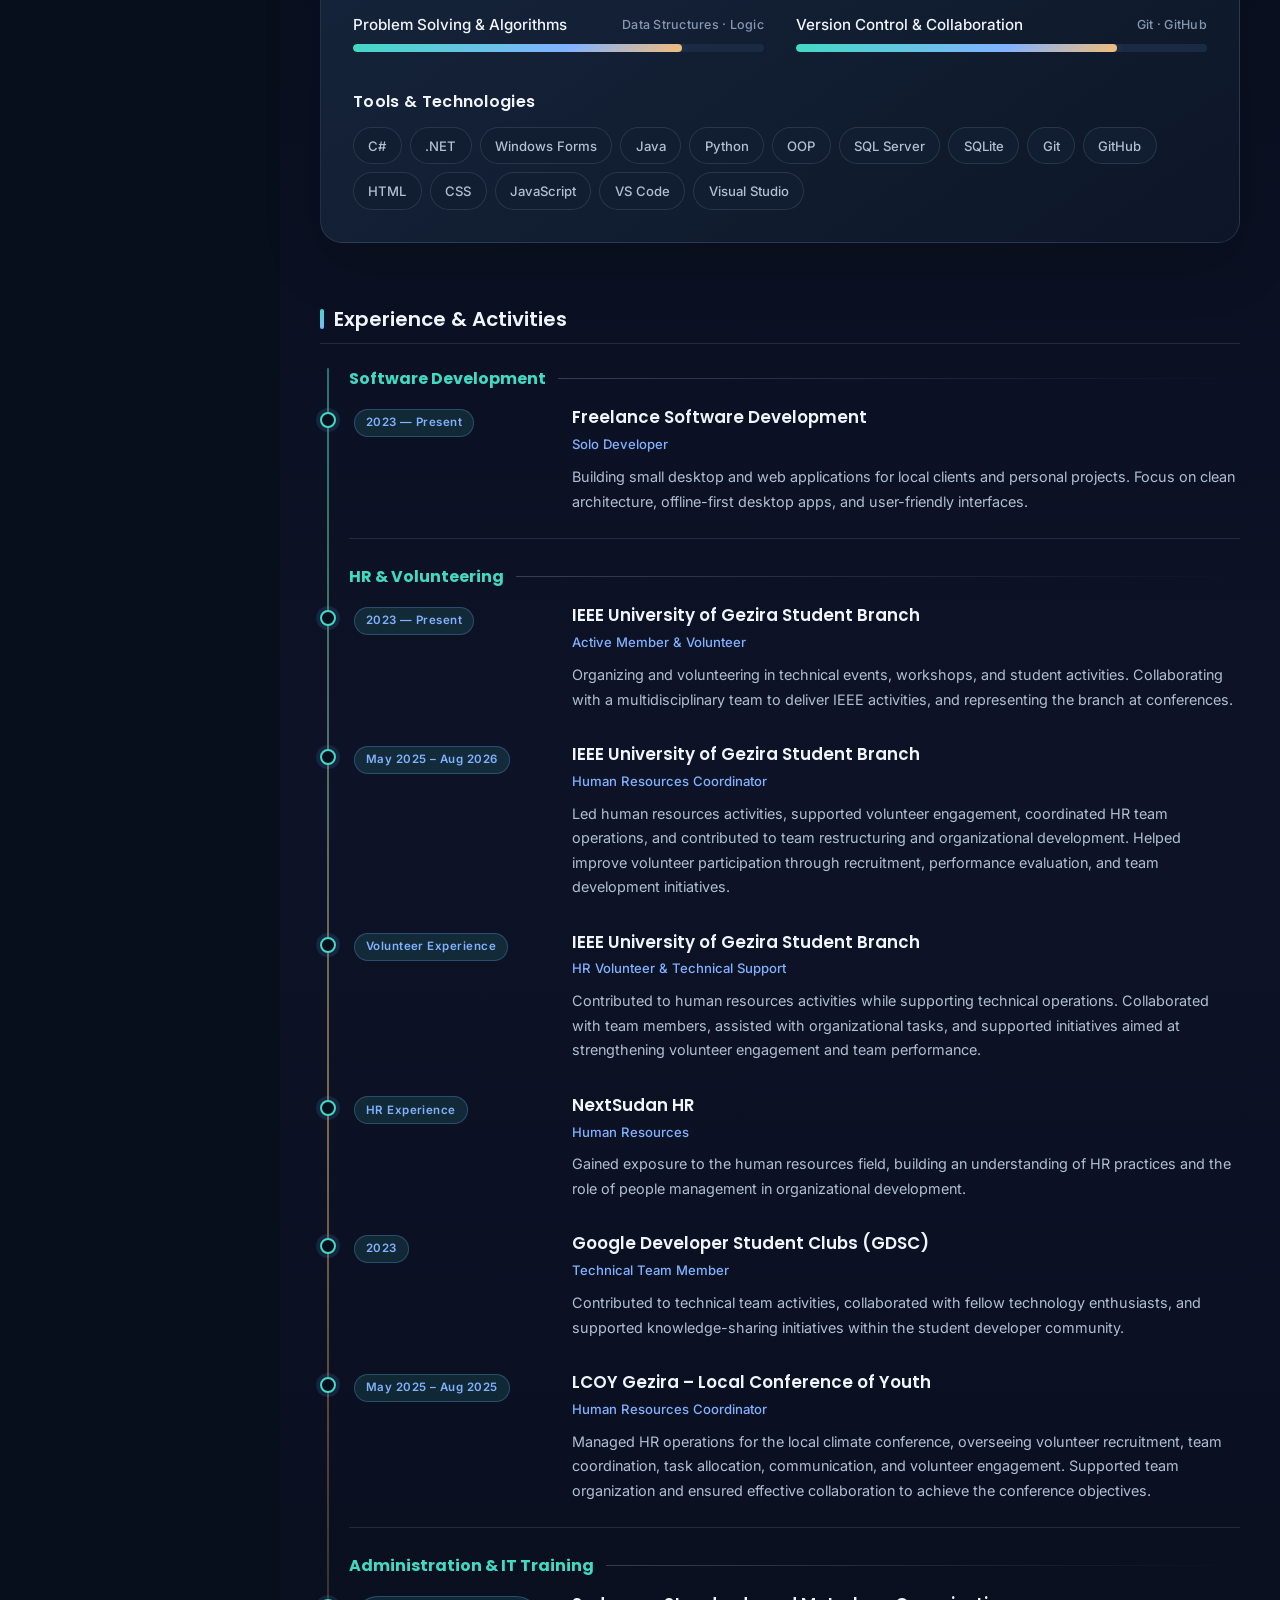
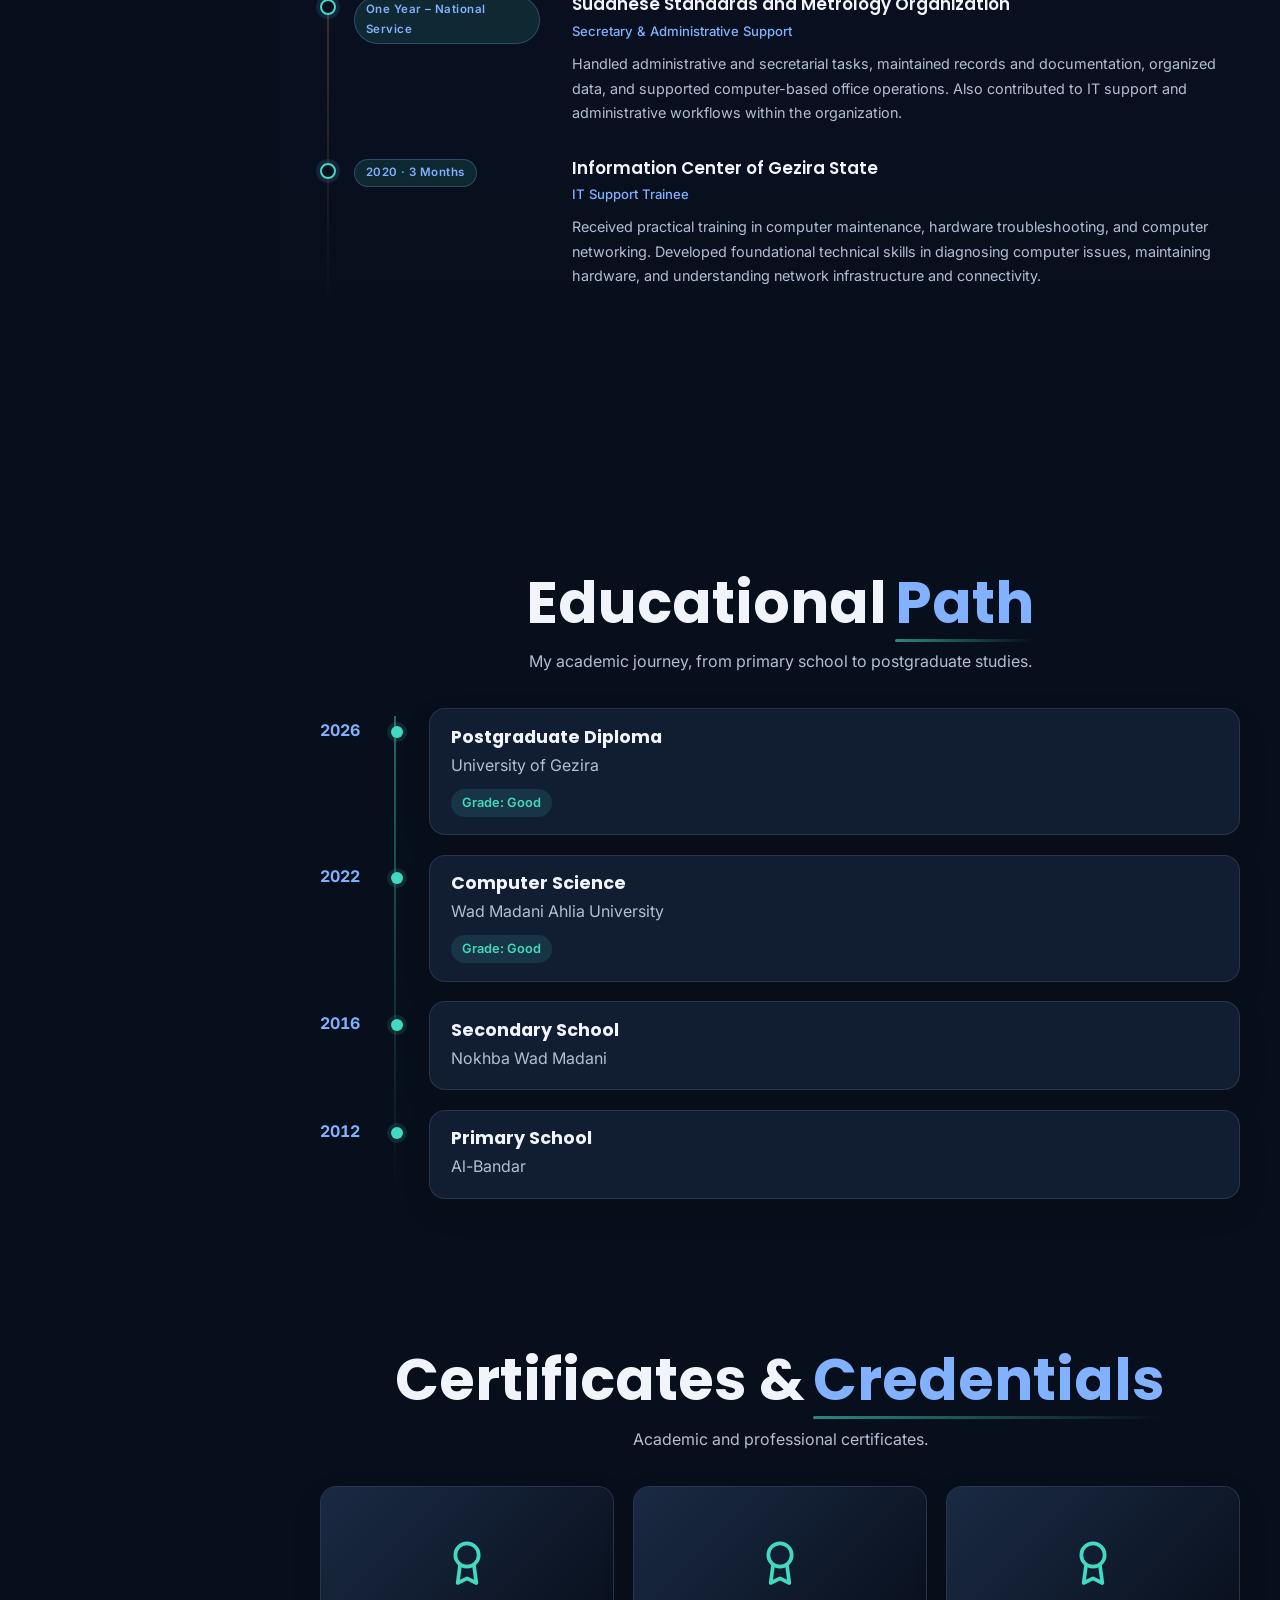
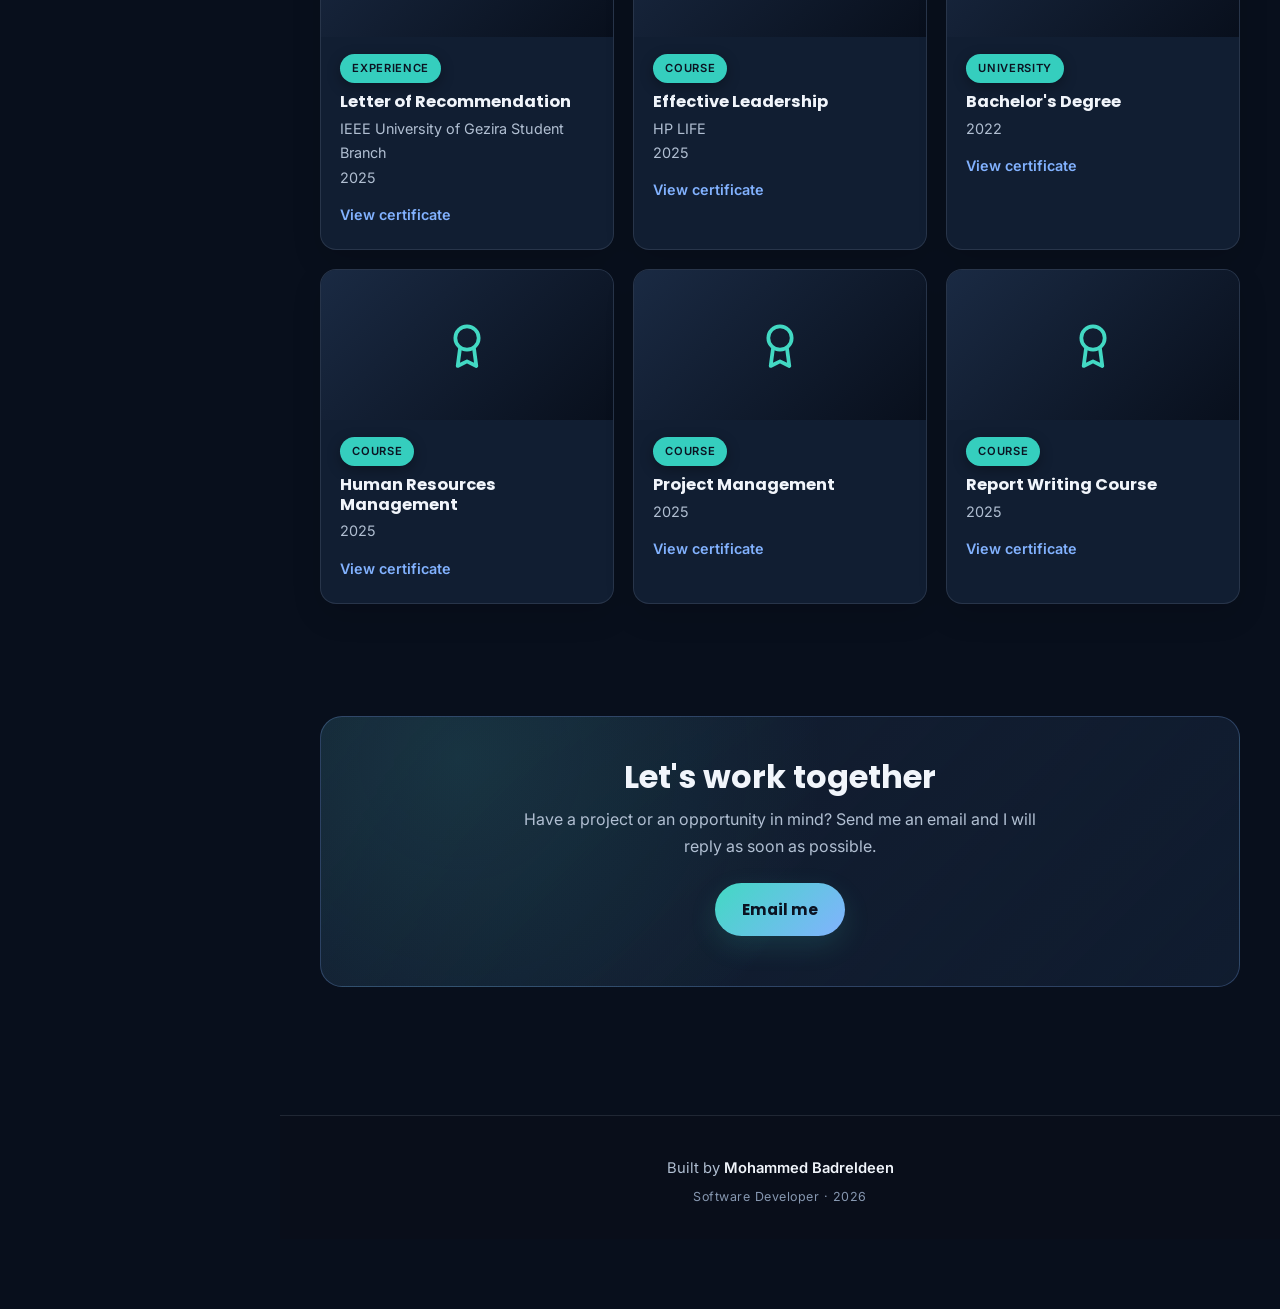
<file: details.html>
<!DOCTYPE html>
<html lang="en" dir="ltr">

<head>
    <meta charset="UTF-8">
    <meta name="viewport" content="width=device-width, initial-scale=1.0">
    <title>Details | Mohammed Badreldeen</title>

    <meta name="description" content="Details of a project, paper, seminar or conference by Mohammed Badreldeen.">
    <meta name="author" content="Mohammed Badreldeen">
    <meta name="robots" content="index, follow">
    <meta name="theme-color" content="#080f1c">

    <link rel="icon" href="SRC/PIC/Pers.svg" type="image/svg+xml">

    <link rel="preconnect" href="https://fonts.googleapis.com">
    <link rel="preconnect" href="https://fonts.gstatic.com" crossorigin>
    <link href="https://fonts.googleapis.com/css2?family=Cairo:wght@400;600;700&family=Inter:wght@400;500;600&family=Poppins:wght@500;600;700;800&display=swap" rel="stylesheet">

    <link rel="stylesheet" href="style.css">
</head>

<body>
    <a class="skipLink" href="#detailPage">Skip to content</a>

    <!-- ========== SIDEBAR (fixed) ========== -->
    <aside class="sidebar" id="sidebar" aria-label="Profile sidebar">
        <div class="sidebarInner">

            <div class="sidebarProfile">
                <div class="sidebarAvatar">
                    <img src="SRC/PIC/Pers.svg" alt="Mohammed Badreldeen">
                </div>
                <h2 class="sidebarName">Mohammed Badreldeen</h2>
                <p class="sidebarRole">
                    <span class="statusDot" aria-hidden="true"></span> Software Developer
                </p>
                <p class="sidebarLocation">Sudan · Remote friendly</p>
            </div>

            <p class="sidebarBio">
                I build practical desktop &amp; web applications with C#, .NET, Java and Python — focused on clean architecture and real-world problems.
            </p>

            <div class="sidebarBlock">
                <h3 class="sidebarBlockTitle">Top Skills</h3>
                <ul class="sidebarTags">
                    <li>C#</li>
                    <li>.NET</li>
                    <li>WinForms</li>
                    <li>Java</li>
                    <li>Python</li>
                    <li>SQL</li>
                </ul>
            </div>

            <div class="sidebarBlock">
                <h3 class="sidebarBlockTitle">Get in touch</h3>

                <div class="sidebarContact">
                    <a class="sidebarContactItem" href="mailto:mohammedbadreldeen23@gmail.com">
                        <img src="assets/svg/Email.svg" alt="" aria-hidden="true">
                        <span>mohammedbadreldeen23@gmail.com</span>
                    </a>
                    <a class="sidebarContactItem" href="tel:+24908259705">
                        <img src="assets/svg/phone.svg" alt="" aria-hidden="true">
                        <span>+0024908259705</span>
                    </a>
                </div>

                <div class="sidebarSocial">
                    <a href="https://www.linkedin.com/in/mohamed-badreldeen-a-714299354?utm_source=share_via&utm_content=profile&utm_medium=member_android" target="_blank" rel="noopener noreferrer" aria-label="LinkedIn">
                        <img src="assets/svg/linkedin.svg" alt="">
                    </a>
                    <a href="https://github.com/MohammedBadreldeen23" target="_blank" rel="noopener noreferrer" aria-label="GitHub">
                        <img src="assets/svg/github.svg" alt="">
                    </a>
                </div>
            </div>

            <a class="sidebarCta" href="mailto:mohammedbadreldeen23@gmail.com">
                Hire Me
                <svg viewBox="0 0 24 24" fill="none" stroke="currentColor" stroke-width="2.4"
                    stroke-linecap="round" stroke-linejoin="round" aria-hidden="true">
                    <path d="M5 12h14M13 6l6 6-6 6" />
                </svg>
            </a>

            <p class="sidebarFooter">
                © <span id="yearSide">2026</span> · Made with <span class="heart">♥</span>
            </p>

        </div>
    </aside>

    <button class="sidebar-overlay" id="sidebarOverlay" type="button" aria-label="Close profile details" tabindex="-1"></button>

    <!-- Decorative background -->
    <div class="bg-decor" aria-hidden="true">
        <span class="glow glow-1"></span>
        <span class="glow glow-2"></span>
        <span class="glow glow-3"></span>
        <span class="bg-grid"></span>
    </div>

    <div class="scroll-progress" id="scrollProgress" aria-hidden="true"></div>

    <!-- HEADER -->
    <header id="siteHeader">
        <a href="index.html" class="logo" aria-label="Back to home">
            <img class="img1" src="SRC/PIC/Pers.svg" alt="Mohammed Badreldeen Logo">
        </a>
        <button class="language-toggle" type="button" id="languageToggle" aria-label="Switch language">العربية</button>
        <button class="profile-details-toggle" type="button" id="profileDetailsToggle" aria-controls="sidebar" aria-expanded="false">Profile details</button>
        <button class="nav-toggle" id="navToggle" type="button" aria-label="Open menu" aria-expanded="false" aria-controls="primaryNav">
            <span></span><span></span><span></span>
        </button>

        <nav class="navigation" id="primaryNav" aria-label="Main navigation">
            <ul>
                <li><a class="nav-link" href="index.html#aboutMe">About Me</a></li>
                <li><a class="nav-link" href="index.html#MyWorks">MyWorks</a></li>
                <li><a class="nav-link" href="index.html#skills">Skills</a></li>
                <li><a class="nav-link nav-contact" href="index.html#contact">Contact</a></li>
            </ul>
        </nav>
    </header>

    <!-- DETAIL PAGE -->
    <main class="detailPage" id="detailPage">
        <div class="detailContainer">

            <a class="backLink" href="index.html#MyWorks">
                <svg viewBox="0 0 24 24" fill="none" stroke="currentColor" stroke-width="2.2" stroke-linecap="round" stroke-linejoin="round" aria-hidden="true">
                    <path d="M19 12H5M12 19l-7-7 7-7" />
                </svg> Back to works
            </a>

            <div class="detailHeader">
                <span class="detailBadge" id="detailBadge">Project</span>
                <h1 class="detailTitle" id="detailTitle">—</h1>
                <p class="detailSub" id="detailSub">—</p>
                <div class="detailMeta" id="detailMeta"></div>
            </div>

            <div class="detailHero" id="detailHero">
                <img id="detailImage" src="" alt="">
                <p class="detailFallback" id="detailFallback" hidden></p>

                <button class="viewerNav viewerPrev" id="viewerPrev" type="button" hidden>
                    <svg viewBox="0 0 24 24" fill="none" stroke="currentColor" stroke-width="2.2" stroke-linecap="round" stroke-linejoin="round" aria-hidden="true"><path d="M15 18l-6-6 6-6" /></svg>
                </button>
                <button class="viewerNav viewerNext" id="viewerNext" type="button" hidden>
                    <svg viewBox="0 0 24 24" fill="none" stroke="currentColor" stroke-width="2.2" stroke-linecap="round" stroke-linejoin="round" aria-hidden="true"><path d="M9 6l6 6-6 6" /></svg>
                </button>
                <button class="viewerExpand" id="viewerExpand" type="button">
                    <svg viewBox="0 0 24 24" fill="none" stroke="currentColor" stroke-width="2.2" stroke-linecap="round" stroke-linejoin="round" aria-hidden="true"><path d="M4 9V4h5M20 9V4h-5M4 15v5h5M20 15v5h-5" /></svg>
                </button>
                <span class="viewerCounter" id="viewerCounter" hidden></span>
            </div>

            <!-- Thumbnails: one button per image. Filled by script.js; hidden for single-image works. -->
            <section class="detailGallery" id="detailGallery" aria-label="Project images" hidden>
                <h2 class="detailSectionTitle">Project images</h2>
                <div class="detailGalleryGrid" id="detailGalleryGrid"></div>
            </section>

            <div class="detailContent">

                <div class="detailMain">
                    <h2 class="detailSectionTitle">Overview</h2>
                    <p class="detailDescription" id="detailDescription">—</p>

                    <h2 class="detailSectionTitle">Highlights</h2>
                    <ul class="detailHighlights" id="detailHighlights"></ul>
                </div>

                <aside class="detailSide">
                    <div class="detailSideBlock">
                        <h3>Technologies</h3>
                        <div class="detailTags" id="detailTags"></div>
                    </div>

                    <div class="detailSideBlock">
                        <h3>Links</h3>
                        <div class="detailLinks" id="detailLinks"></div>
                    </div>
                </aside>

            </div>

            <div class="detailRelatedWrap">
                <h2 class="detailSectionTitle">Related items</h2>
                <div class="detailRelated" id="detailRelated"></div>
            </div>

            <div class="detailFooter">
                <a class="hireMe" href="index.html#MyWorks">← Explore more works</a>
                <a class="CV" href="mailto:mohammedbadreldeen23@gmail.com">
                    Get in touch
                    <svg viewBox="0 0 24 24" fill="none" stroke="currentColor" stroke-width="2.4"
                        stroke-linecap="round" stroke-linejoin="round" style="width:18px;height:18px;">
                        <path d="M5 12h14M13 6l6 6-6 6" />
                    </svg>
                </a>
            </div>

        </div>
    </main>

    <!-- LIGHTBOX (full-size image viewer) -->
    <div class="lightbox" id="lightbox" role="dialog" aria-modal="true" aria-label="Project image viewer" hidden>
        <button class="lightboxClose" id="lightboxClose" type="button">
            <svg viewBox="0 0 24 24" fill="none" stroke="currentColor" stroke-width="2.2" stroke-linecap="round" aria-hidden="true"><path d="M6 6l12 12M18 6L6 18" /></svg>
        </button>
        <div class="lightboxStage" id="lightboxStage">
            <button class="viewerNav lightboxPrev" id="lightboxPrev" type="button">
                <svg viewBox="0 0 24 24" fill="none" stroke="currentColor" stroke-width="2.2" stroke-linecap="round" stroke-linejoin="round" aria-hidden="true"><path d="M15 18l-6-6 6-6" /></svg>
            </button>
            <figure class="lightboxFigure">
                <img id="lightboxImage" src="" alt="">
                <figcaption id="lightboxCaption"></figcaption>
            </figure>
            <button class="viewerNav lightboxNext" id="lightboxNext" type="button">
                <svg viewBox="0 0 24 24" fill="none" stroke="currentColor" stroke-width="2.2" stroke-linecap="round" stroke-linejoin="round" aria-hidden="true"><path d="M9 6l6 6-6 6" /></svg>
            </button>
        </div>
    </div>

    <!-- FOOTER -->
    <footer>
        <div class="footerInner">
            <p class="footerLine">Built by <strong>Mohammed Badreldeen</strong></p>
            <p class="footerSub">
                Software Developer · <span id="year">2026</span>
            </p>
        </div>
    </footer>

    <button class="to-top" id="toTop" type="button" aria-label="Back to top">
        <svg viewBox="0 0 24 24" fill="none" stroke="currentColor" stroke-width="2.2"
            stroke-linecap="round" stroke-linejoin="round" aria-hidden="true">
            <path d="M12 19V5M5 12l7-7 7 7" />
        </svg>
    </button>

    <script src="script.js"></script>
</body>

</html>
</file>
<file: style.css>
/* =========================================================
   FONTS + VARIABLES — base developer palette
========================================================= */

:root {
    --bg: #07101c;
    --bg-soft: #0b1526;
    --surface: #111d33;
    --surface-2: #1a2a45;
    --surface-3: #243a5e;
    --border: rgba(220, 235, 255, 0.10);
    --border-strong: rgba(220, 235, 255, 0.18);
    --text: #eef4fb;
    --text-muted: #a9b9cf;
    --text-dim: #7f90aa;
    --accent: #38d6c4;
    --accent-2: #6ea8ff;
    --accent-3: #f5b971;
    --accent-soft: rgba(56, 214, 196, 0.12);
    --accent-glow: rgba(110, 168, 255, 0.22);
    --gradient: linear-gradient(135deg, #38d6c4, #6ea8ff);
    --gradient-rich: linear-gradient(135deg, #38d6c4 0%, #6ea8ff 58%, #f5b971 100%);
    --radius: 16px;
    --radius-lg: 22px;
    --radius-sm: 10px;
    --font-head: "Poppins", system-ui, sans-serif;
    --font-body: "Inter", system-ui, sans-serif;
    --container: 1200px;
    --header-h: 76px;
    --ease: cubic-bezier(0.22, 1, 0.36, 1);
}


/* =========================================================
   RESET + BASE
========================================================= */

*,
*::before,
*::after {
    margin: 0;
    padding: 0;
    box-sizing: border-box;
}

html {
    scroll-behavior: smooth;
    scroll-padding-top: calc(var(--header-h) + 1rem);
    -webkit-text-size-adjust: 100%;
    overflow-x: clip;
}

body {
    background-color: var(--bg);
    color: var(--text);
    font-family: var(--font-body);
    font-size: 16px;
    line-height: 1.7;
    overflow-x: clip;
    -webkit-font-smoothing: antialiased;
    -moz-osx-font-smoothing: grayscale;
}

img,
svg {
    max-width: 100%;
    display: block;
}

a {
    color: inherit;
    text-decoration: none;
}

button {
    font-family: inherit;
    cursor: pointer;
    border: none;
    background: none;
    color: inherit;
}

ul {
    list-style: none;
}

h1,
h2,
h3,
h4 {
    font-family: var(--font-head);
    line-height: 1.2;
    font-weight: 700;
}

::selection {
    background: var(--accent);
    color: #0b1322;
}


/* Scrollbar */

::-webkit-scrollbar {
    width: 10px;
    height: 10px;
}

::-webkit-scrollbar-track {
    background: var(--bg);
}

::-webkit-scrollbar-thumb {
    background: #22314d;
    border-radius: 10px;
    border: 2px solid var(--bg);
}

::-webkit-scrollbar-thumb:hover {
    background: var(--accent);
}


/* =========================================================
   BACKGROUND DECOR
========================================================= */

.bg-decor {
    position: fixed;
    inset: 0;
    z-index: -1;
    overflow: hidden;
    pointer-events: none;
}

.glow {
    position: absolute;
    border-radius: 50%;
    filter: blur(130px);
    opacity: 0.32;
}

.glow-1 {
    width: 560px;
    height: 560px;
    background: radial-gradient(circle, rgba(110, 168, 255, .28), transparent 70%);
    top: -180px;
    right: -140px;
    animation: float 16s ease-in-out infinite;
}

.glow-2 {
    width: 500px;
    height: 500px;
    background: radial-gradient(circle, rgba(56, 214, 196, .20), transparent 70%);
    bottom: 8%;
    left: -180px;
    animation: float 20s ease-in-out infinite reverse;
    opacity: 0.22;
}

.glow-3 {
    width: 420px;
    height: 420px;
    background: radial-gradient(circle, rgba(245, 185, 113, .16), transparent 70%);
    top: 45%;
    left: 40%;
    opacity: 0.15;
    animation: float 24s ease-in-out infinite;
}

.bg-grid {
    position: absolute;
    inset: 0;
    background-image: linear-gradient(rgba(56, 214, 196, .035) 1px, transparent 1px), linear-gradient(90deg, rgba(110, 168, 255, .035) 1px, transparent 1px);
    background-size: 60px 60px;
    mask-image: radial-gradient(ellipse at center, black 40%, transparent 85%);
    -webkit-mask-image: radial-gradient(ellipse at center, black 40%, transparent 85%);
    opacity: .20;
}

@keyframes float {
    0%,
    100% {
        transform: translate(0, 0) scale(1);
    }
    50% {
        transform: translate(30px, -40px) scale(1.08);
    }
}


/* =========================================================
   SCROLL PROGRESS
========================================================= */

.scroll-progress {
    position: fixed;
    top: 0;
    left: 0;
    right: 0;
    height: 3px;
    background: var(--gradient-rich);
    box-shadow: 0 0 14px var(--accent-glow);
    z-index: 1000;
    transform: scaleX(0);
    transform-origin: left center;
    transition: transform 0.08s linear;
    pointer-events: none;
}

@media (min-width: 1100px) {
    .scroll-progress {
        left: 280px;
    }
}

@media (min-width: 1600px) {
    .scroll-progress {
        left: 320px;
    }
}


/* =========================================================
   SIDEBAR
========================================================= */

.sidebar {
    display: none;
    position: fixed;
    top: 0;
    left: 0;
    bottom: 0;
    width: 280px;
    z-index: 950;
    background: rgba(17, 26, 23, 0.88);
    backdrop-filter: blur(20px);
    -webkit-backdrop-filter: blur(20px);
    border-right: 1px solid var(--border);
    padding: 2rem 1.4rem 1.5rem;
    overflow-y: auto;
    overflow-x: hidden;
    overscroll-behavior: contain;
    -webkit-overflow-scrolling: touch;
    scrollbar-width: thin;
    scrollbar-color: #22314d transparent;
    animation: slideInLeft 0.7s var(--ease) both;
}

@keyframes slideInLeft {
    from {
        opacity: 0;
        transform: translateX(-30px);
    }
    to {
        opacity: 1;
        transform: translateX(0);
    }
}

.sidebar::-webkit-scrollbar {
    width: 6px;
}

.sidebar::-webkit-scrollbar-track {
    background: transparent;
}

.sidebar::-webkit-scrollbar-thumb {
    background: #22314d;
    border-radius: 6px;
}

.sidebar::-webkit-scrollbar-thumb:hover {
    background: var(--accent);
}

.sidebarInner {
    display: flex;
    flex-direction: column;
    gap: 1.4rem;
    width: 100%;
}


/* Profile */

.sidebarProfile {
    text-align: center;
    display: flex;
    flex-direction: column;
    align-items: center;
    gap: 0.3rem;
}


/* Fixed Avatar Styling to prevent black box */

.sidebarAvatar {
    position: relative;
    width: 120px;
    height: 120px;
    border-radius: 50%;
    display: grid;
    place-items: center;
    margin-bottom: 0.9rem;
    transition: transform 0.4s var(--ease), box-shadow 0.4s ease;
    border: 3px solid var(--accent-2);
    box-shadow: 0 0 0 4px rgba(110, 168, 255, 0.2), 0 10px 30px -10px var(--accent-glow);
    background: #ffffff;
    /* White background ensures SVG logo is visible */
    overflow: hidden;
}

.sidebarAvatar img {
    width: 100%;
    height: 100%;
    border-radius: 50%;
    object-fit: cover;
    object-position: center;
    display: block;
}

.sidebarAvatar:hover {
    transform: scale(1.04) rotate(-2deg);
    box-shadow: 0 14px 40px -10px var(--accent-glow);
}

.sidebarName {
    font-size: 1.1rem;
    font-weight: 700;
    color: var(--text);
    letter-spacing: -0.01em;
    line-height: 1.3;
}

.sidebarRole {
    display: inline-flex;
    align-items: center;
    gap: 0.4rem;
    font-size: 0.82rem;
    color: var(--accent-2);
    font-weight: 500;
}

.statusDot {
    width: 7px;
    height: 7px;
    border-radius: 50%;
    background: #22c55e;
    box-shadow: 0 0 0 0 rgba(34, 197, 94, 0.6);
    animation: pulse 2s infinite;
    flex-shrink: 0;
}

.sidebarLocation {
    font-size: 0.75rem;
    color: var(--text-dim);
    letter-spacing: 0.02em;
}


/* Bio */

.sidebarBio {
    font-size: 0.82rem;
    line-height: 1.6;
    color: var(--text-muted);
    text-align: center;
    padding: 0.85rem 0.7rem;
    background: rgba(255, 255, 255, 0.02);
    border: 1px solid var(--border);
    border-radius: 12px;
}


/* Blocks */

.sidebarBlock {
    display: flex;
    flex-direction: column;
    gap: 0.7rem;
}

.sidebarBlockTitle {
    font-size: 0.68rem;
    font-weight: 600;
    color: var(--text-dim);
    letter-spacing: 0.15em;
    text-transform: uppercase;
    display: flex;
    align-items: center;
    gap: 0.6rem;
}

.sidebarBlockTitle::after {
    content: "";
    flex: 1;
    height: 1px;
    background: var(--border);
}


/* Skills tags */

.sidebarTags {
    display: flex;
    flex-wrap: wrap;
    gap: 0.35rem;
}

.sidebarTags li {
    padding: 0.28rem 0.65rem;
    border-radius: 100px;
    background: rgba(56, 214, 196, 0.08);
    border: 1px solid rgba(56, 214, 196, 0.22);
    color: var(--accent);
    font-size: 0.7rem;
    font-weight: 500;
    transition: all 0.2s var(--ease);
    cursor: default;
}

.sidebarTags li:hover {
    background: rgba(56, 214, 196, 0.15);
    transform: translateY(-2px);
}


/* Contact */

.sidebarContact {
    display: flex;
    flex-direction: column;
    gap: 0.45rem;
}

.sidebarContactItem {
    display: flex;
    align-items: center;
    gap: 0.65rem;
    padding: 0.55rem 0.75rem;
    border-radius: 10px;
    background: rgba(255, 255, 255, 0.03);
    border: 1px solid var(--border);
    font-size: 0.75rem;
    color: var(--text-muted);
    font-weight: 500;
    transition: all 0.25s var(--ease);
    overflow: hidden;
}

.sidebarContactItem:hover {
    background: var(--accent-soft);
    border-color: var(--accent);
    color: var(--accent-2);
    transform: translateX(3px);
}

.sidebarContactItem img {
    width: 15px;
    height: 15px;
    flex-shrink: 0;
}

.sidebarContactItem span {
    overflow: hidden;
    text-overflow: ellipsis;
    white-space: nowrap;
    min-width: 0;
}


/* Social */

.sidebarSocial {
    display: flex;
    gap: 0.45rem;
    justify-content: center;
    margin-top: 0.15rem;
}

.sidebarSocial a {
    width: 38px;
    height: 38px;
    display: grid;
    place-items: center;
    border-radius: 10px;
    background: rgba(255, 255, 255, 0.04);
    border: 1px solid var(--border);
    transition: all 0.25s var(--ease);
}

.sidebarSocial a:hover {
    background: var(--accent-soft);
    border-color: var(--accent);
    transform: translateY(-3px);
    box-shadow: 0 10px 22px -10px var(--accent-glow);
}

.sidebarSocial img {
    width: 16px;
    height: 16px;
    filter: brightness(0) invert(1);
    opacity: 0.8;
    transition: filter 0.25s ease, opacity 0.25s ease;
}

.sidebarSocial a:hover img {
    filter: brightness(0) saturate(100%) invert(60%) sepia(88%) saturate(2500%) hue-rotate(175deg) brightness(101%) contrast(101%);
    opacity: 1;
}


/* CTA */

.sidebarCta {
    display: inline-flex;
    align-items: center;
    justify-content: center;
    gap: 0.5rem;
    padding: 0.7rem 1rem;
    border-radius: 12px;
    background: var(--gradient);
    color: #0b1322;
    font-family: var(--font-head);
    font-size: 0.82rem;
    font-weight: 700;
    box-shadow: 0 10px 26px -12px var(--accent-glow);
    transition: transform 0.25s var(--ease), box-shadow 0.25s ease;
}

.sidebarCta:hover {
    transform: translateY(-3px);
    box-shadow: 0 16px 34px -12px var(--accent-glow);
}

.sidebarCta svg {
    width: 14px;
    height: 14px;
    transition: transform 0.25s var(--ease);
}

.sidebarCta:hover svg {
    transform: translateX(3px);
}


/* Sidebar footer */

.sidebarFooter {
    text-align: center;
    font-size: 0.68rem;
    color: var(--text-dim);
    letter-spacing: 0.04em;
    padding-top: 0.6rem;
    border-top: 1px solid var(--border);
    margin-top: 0.3rem;
}

.sidebarFooter .heart {
    color: var(--accent-2);
    animation: pulse 2s infinite;
    display: inline-block;
}


/* Show sidebar on desktop */

@media (min-width: 1100px) {
    .sidebar {
        display: flex;
    }
    body {
        padding-left: 280px;
    }
}

@media (min-width: 1600px) {
    .sidebar {
        width: 320px;
        padding: 2.2rem 1.7rem 1.7rem;
    }
    body {
        padding-left: 320px;
    }
}


/* =========================================================
   HEADER
========================================================= */

header {
    position: sticky;
    top: 0;
    z-index: 900;
    display: flex;
    justify-content: space-between;
    align-items: center;
    gap: 1rem;
    margin: 0 auto;
    padding: 1rem 0.5rem;
    width: min(92%, var(--container));
    min-height: var(--header-h);
    backdrop-filter: blur(14px);
    -webkit-backdrop-filter: blur(14px);
    background-color: rgba(12, 17, 16, 0.92);
    border-bottom: 1px solid transparent;
    transition: background 0.3s ease, border-color 0.3s ease, box-shadow 0.3s ease;
}

header.scrolled {
    background-color: rgba(12, 17, 16, 0.98);
    border-bottom-color: var(--border);
    box-shadow: 0 8px 30px rgba(0, 0, 0, 0.4);
}

.logo {
    display: inline-flex;
    align-items: center;
    transition: transform 0.3s var(--ease);
}

.logo:hover {
    transform: translateY(-2px);
}

.img1 {
    width: 44px;
    height: 44px;
    border-radius: 50%;
    object-fit: cover;
    object-position: center;
    border: 2px solid rgba(110, 168, 255, 0.45);
    box-shadow: 0 0 0 3px rgba(56, 214, 196, 0.10), 0 4px 12px rgba(110, 168, 255, 0.18);
    transition: transform 0.3s var(--ease), box-shadow 0.3s ease;
    background: #fff;
}

.logo:hover .img1 {
    transform: scale(1.08);
    box-shadow: 0 0 0 3px rgba(56, 214, 196, 0.20), 0 6px 18px rgba(110, 168, 255, 0.30);
}

.navigation ul {
    display: flex;
    align-items: center;
    gap: 0.35rem;
}

.nav-link {
    position: relative;
    display: inline-block;
    padding: 0.55rem 1.05rem;
    font-size: 0.94rem;
    font-weight: 500;
    color: var(--text-muted);
    border-radius: 100px;
    transition: color 0.25s ease, background 0.25s ease;
}

.nav-link::after {
    content: "";
    position: absolute;
    left: 50%;
    bottom: 6px;
    width: 0;
    height: 2px;
    background: var(--gradient);
    border-radius: 2px;
    transform: translateX(-50%);
    transition: width 0.3s var(--ease);
}

.nav-link:hover,
.nav-link.active {
    color: var(--text);
    background: var(--accent-soft);
}

.nav-link.active::after,
.nav-link:hover::after {
    width: 22px;
}


/* Hamburger */

.nav-toggle {
    display: none;
    width: 42px;
    height: 42px;
    border-radius: 12px;
    border: 1px solid var(--border);
    background: var(--surface);
    flex-direction: column;
    justify-content: center;
    align-items: center;
    gap: 5px;
    transition: border-color 0.25s ease;
}

.nav-toggle:hover {
    border-color: var(--accent);
}

.nav-toggle span {
    display: block;
    width: 20px;
    height: 2px;
    background: var(--text);
    border-radius: 2px;
    transition: transform 0.3s var(--ease), opacity 0.2s ease;
}

.nav-toggle.open span:nth-child(1) {
    transform: translateY(7px) rotate(45deg);
}

.nav-toggle.open span:nth-child(2) {
    opacity: 0;
}

.nav-toggle.open span:nth-child(3) {
    transform: translateY(-7px) rotate(-45deg);
}


/* Language Toggle */

.language-toggle,
.profile-details-toggle {
    display: inline-flex;
    align-items: center;
    justify-content: center;
    min-height: 40px;
    padding: 0.55rem 0.85rem;
    border: 1px solid var(--border-strong);
    border-radius: 12px;
    color: var(--text);
    background: var(--surface);
    font: 600 0.82rem var(--font-body);
    cursor: pointer;
    transition: border-color .2s ease, background .2s ease, transform .2s ease;
}

.language-toggle:hover,
.profile-details-toggle:hover {
    border-color: var(--accent-2);
    background: var(--accent-soft);
}

.profile-details-toggle {
    display: none;
}


/* =========================================================
   HERO
========================================================= */

.Hreo {
    display: grid;
    grid-template-columns: 1.15fr 1fr;
    align-items: center;
    gap: 4rem;
    margin: 5rem auto 7rem;
    width: min(92%, var(--container));
    position: relative;
}

.HeroSub {
    display: flex;
    flex-direction: column;
    gap: 0.6rem;
    animation: fadeUp 0.9s var(--ease) both;
}

.hero-greet {
    display: inline-flex;
    align-items: center;
    gap: 0.6rem;
    padding: 0.4rem 0.95rem;
    border-radius: 100px;
    background: var(--accent-soft);
    border: 1px solid rgba(110, 168, 255, 0.38);
    color: var(--accent-2);
    font-size: 0.82rem;
    font-weight: 500;
    margin-bottom: 0.8rem;
    width: fit-content;
}

.hero-greet .dot {
    width: 8px;
    height: 8px;
    border-radius: 50%;
    background: var(--accent-2);
    box-shadow: 0 0 0 0 var(--accent-glow);
    animation: pulse 2s infinite;
}

@keyframes pulse {
    0% {
        box-shadow: 0 0 0 0 var(--accent-glow);
    }
    70% {
        box-shadow: 0 0 0 10px transparent;
    }
    100% {
        box-shadow: 0 0 0 0 transparent;
    }
}

.name {
    font-size: clamp(2rem, 4.5vw, 3.2rem);
    color: var(--text);
    font-weight: 800;
    letter-spacing: -0.02em;
}

.tital {
    font-size: clamp(1.8rem, 4.5vw, 3rem);
    color: var(--accent-2);
    font-weight: 700;
    min-height: 1.2em;
    display: flex;
    align-items: center;
}

.typed-text {
    background: var(--gradient-rich);
    -webkit-background-clip: text;
    background-clip: text;
    color: transparent;
}

.caret {
    display: inline-block;
    width: 3px;
    height: 1em;
    background: var(--accent-2);
    margin-left: 6px;
    animation: blink 1s step-end infinite;
    border-radius: 2px;
}

@keyframes blink {
    50% {
        opacity: 0;
    }
}

.HeroBtns {
    display: flex;
    gap: 1rem;
    margin-top: 1.5rem;
    flex-wrap: wrap;
}

.hireMe {
    position: relative;
    display: inline-flex;
    align-items: center;
    justify-content: center;
    gap: 0.5rem;
    background: var(--gradient);
    color: #0b1322;
    border-radius: 100px;
    padding: 0.85rem 1.7rem;
    font-family: var(--font-head);
    font-weight: 700;
    font-size: 0.95rem;
    overflow: hidden;
    box-shadow: 0 10px 30px -10px var(--accent-glow);
    transition: transform 0.25s var(--ease), box-shadow 0.25s ease;
}

.hireMe::before {
    content: "";
    position: absolute;
    inset: 0;
    background: linear-gradient(120deg, transparent 30%, rgba(255, 255, 255, 0.35) 50%, transparent 70%);
    transform: translateX(-120%);
    transition: transform 0.65s var(--ease);
}

.hireMe:hover::before {
    transform: translateX(120%);
}

.hireMe:hover {
    transform: translateY(-3px);
    box-shadow: 0 16px 40px -10px var(--accent-glow);
}

.CV {
    display: inline-flex;
    align-items: center;
    gap: 0.5rem;
    background: var(--surface);
    color: var(--text);
    border: 1px solid var(--border-strong);
    border-radius: 100px;
    padding: 0.85rem 1.7rem;
    font-family: var(--font-head);
    font-weight: 600;
    font-size: 0.95rem;
    transition: transform 0.25s var(--ease), border-color 0.25s ease, background 0.25s ease;
}

.CV img {
    width: 18px;
    height: 18px;
    transition: transform 0.25s var(--ease);
}

.CV:hover {
    transform: translateY(-3px);
    border-color: var(--accent);
    background: var(--surface-2);
}

.CV:hover img {
    transform: translateX(3px);
}

.arrow {
    position: absolute;
    left: -60px;
    top: 40px;
    width: 42px;
    opacity: 0.45;
    transform: rotate(-10deg);
    animation: floatY 4s ease-in-out infinite;
}

.heroImg {
    width: 100%;
    max-width: 500px;
    justify-self: center;
    filter: drop-shadow(0 22px 45px rgba(110, 168, 255, 0.13));
    animation: floatY 6s ease-in-out infinite;
}

@keyframes floatY {
    0%,
    100% {
        transform: translateY(0);
    }
    50% {
        transform: translateY(-14px);
    }
}

@keyframes fadeUp {
    from {
        opacity: 0;
        transform: translateY(30px);
    }
    to {
        opacity: 1;
        transform: none;
    }
}


/* =========================================================
   ABOUT
========================================================= */

.aboutMe {
    display: grid;
    grid-template-columns: 1fr 1.25fr;
    align-items: center;
    gap: 5rem;
    margin: 5rem auto;
    width: min(92%, var(--container));
    position: relative;
}

.aboutMeImg {
    width: 100%;
    max-width: 380px;
    justify-self: center;
    animation: floatY 7s ease-in-out infinite;
    filter: drop-shadow(0 22px 45px rgba(110, 168, 255, 0.13));
}

.textContainer {
    display: flex;
    flex-direction: column;
}

.textTitle {
    display: flex;
    align-items: center;
    gap: 8px;
    font-size: clamp(1.8rem, 3vw, 2.4rem);
    margin-bottom: 1.4rem;
    flex-wrap: wrap;
}

.aboutName {
    color: var(--text);
    font-weight: 700;
}

.aboutTitle {
    color: var(--accent-2);
    font-weight: 700;
    position: relative;
}

.aboutTitle::after {
    content: "";
    position: absolute;
    left: 0;
    right: 0;
    bottom: -4px;
    height: 3px;
    border-radius: 3px;
    background: linear-gradient(90deg, var(--accent), transparent);
    opacity: 0.6;
}

.light {
    width: 30px;
    height: 30px;
}

.aboutMePar {
    text-align: justify;
    color: var(--text-muted);
    font-size: 0.98rem;
    line-height: 1.85;
}


/* =========================================================
   WORKS SECTION
========================================================= */

.works {
    padding: 7rem 0;
    margin: 5rem 0;
    background: linear-gradient(180deg, transparent, rgba(110, 168, 255, 0.035), transparent);
    position: relative;
}

.worksContainer {
    display: flex;
    flex-direction: column;
    align-items: stretch;
    margin: 0 auto;
    width: min(92%, var(--container));
}

.projectTitle {
    display: flex;
    align-items: center;
    gap: 8px;
    font-size: clamp(1.8rem, 3vw, 2.4rem);
    margin-bottom: 1rem;
    flex-wrap: wrap;
    justify-content: center;
    text-align: center;
}

.worksIntro {
    text-align: center;
    color: var(--text-muted);
    max-width: 620px;
    margin: 0 auto 2.2rem;
    font-size: 0.98rem;
}


/* Filter tabs */

.worksFilter {
    display: flex;
    justify-content: center;
    flex-wrap: wrap;
    gap: 0.5rem;
    margin-bottom: 2.5rem;
}

.filter-btn {
    padding: 0.55rem 1.15rem;
    border-radius: 100px;
    background: var(--surface);
    border: 1px solid var(--border);
    color: var(--text-muted);
    font-family: var(--font-head);
    font-weight: 500;
    font-size: 0.88rem;
    transition: all 0.25s var(--ease);
}

.filter-btn:hover {
    color: #0b1322;
    border-color: rgba(110, 168, 255, 0.55);
    transform: translateY(-2px);
}

.filter-btn.active {
    background: var(--gradient);
    border-color: transparent;
    color: #0b1322;
    font-weight: 700;
    box-shadow: 0 8px 22px -8px var(--accent-glow);
}


/* Works grid */

.works ul.worksGrid {
    display: grid;
    grid-template-columns: repeat(auto-fit, minmax(300px, 1fr));
    gap: 1.5rem;
    list-style: none;
    align-items: stretch;
    padding: 0;
    margin: 0;
}

.workItem {
    border-radius: var(--radius-lg);
    background: var(--surface);
    border: 1px solid var(--border);
    overflow: hidden;
    transition: transform 0.4s var(--ease), border-color 0.3s ease, box-shadow 0.4s ease;
}

.workItem.hidden {
    display: none;
}

.workItem:hover {
    transform: translateY(-8px);
    border-color: rgba(110, 168, 255, 0.48);
    box-shadow: 0 24px 50px -20px rgba(110, 168, 255, 0.22);
}

.workItem>a {
    display: flex;
    flex-direction: column;
    height: 100%;
}

.workThumb {
    position: relative;
    aspect-ratio: 16 / 10;
    overflow: hidden;
    background: var(--surface-2);
}

.workThumb::after {
    content: "";
    position: absolute;
    inset: 0;
    background: linear-gradient(180deg, transparent 55%, rgba(10, 14, 26, 0.7));
    pointer-events: none;
}

.workThumb img {
    width: 100%;
    height: 100%;
    object-fit: cover;
    transition: transform 0.7s var(--ease);
}

.workItem:hover .workThumb img {
    transform: scale(1.08);
}

.workBadge {
    position: absolute;
    top: 12px;
    left: 12px;
    z-index: 2;
    padding: 0.3rem 0.75rem;
    border-radius: 100px;
    background: rgba(56, 214, 196, 0.96);
    color: #0b1322;
    font-size: 0.7rem;
    font-weight: 600;
    letter-spacing: 0.06em;
    text-transform: uppercase;
    backdrop-filter: blur(6px);
    box-shadow: 0 4px 14px rgba(0, 0, 0, 0.3);
}

.workBody {
    padding: 1.3rem 1.35rem 1.5rem;
    display: flex;
    flex-direction: column;
    gap: 0.55rem;
    flex: 1;
}

.workBody h3 {
    font-size: 1.08rem;
    font-weight: 600;
    color: var(--text);
    transition: color 0.25s ease;
}

.workItem:hover .workBody h3 {
    color: var(--accent-2);
}

.workBody p {
    color: var(--text-muted);
    font-size: 0.9rem;
    line-height: 1.6;
    flex: 1;
}

.workMeta {
    display: flex;
    flex-wrap: wrap;
    gap: 0.35rem;
    margin-top: 0.4rem;
}

.workTag {
    display: inline-block;
    padding: 0.25rem 0.7rem;
    border-radius: 100px;
    background: var(--accent-soft);
    border: 1px solid rgba(110, 168, 255, .28);
    color: var(--accent-2);
    font-size: 0.72rem;
    font-weight: 600;
    letter-spacing: 0.02em;
}


/* =========================================================
   SKILLS & EXPERIENCE
========================================================= */

.skills {
    padding: 7rem 0;
    margin: 5rem 0;
    position: relative;
    background: linear-gradient(180deg, transparent, rgba(124, 92, 255, 0.05), transparent);
}

.skillsContainer {
    margin: 0 auto;
    width: min(92%, var(--container));
}

.skillsLayout {
    display: flex;
    flex-direction: column;
    gap: clamp(2.5rem, 5vw, 4rem);
    margin-top: 2.5rem;
}

.skillsColumn,
.experienceColumn {
    width: 100%;
    min-width: 0;
    display: flex;
    flex-direction: column;
}

.skillsColumn {
    padding: clamp(1.15rem, 2.7vw, 2rem);
    border: 1px solid var(--border);
    border-radius: var(--radius-lg);
    background: linear-gradient(145deg, rgba(32, 47, 41, .72), rgba(23, 34, 30, .88));
    box-shadow: 0 22px 60px rgba(0, 0, 0, .14);
}

.columnTitle {
    font-size: 1.25rem;
    font-weight: 600;
    color: var(--text);
    margin-bottom: 1.8rem;
    padding-bottom: 0.8rem;
    border-bottom: 1px solid var(--border);
    display: flex;
    align-items: center;
    gap: 0.6rem;
}

.columnTitle::before {
    content: "";
    width: 4px;
    height: 20px;
    border-radius: 4px;
    background: var(--gradient);
}


/* Skill bars */

.skillBars {
    display: grid;
    grid-template-columns: repeat(2, minmax(0, 1fr));
    gap: 1.35rem 2rem;
    margin-bottom: 2.5rem;
}

.skillBar {
    display: flex;
    flex-direction: column;
    gap: 0.5rem;
    min-width: 0;
}

.skillInfo {
    display: flex;
    justify-content: space-between;
    align-items: flex-start;
    gap: 1rem;
    flex-wrap: wrap;
}

.skillInfo>span:first-child {
    font-weight: 500;
    color: var(--text);
    font-size: 0.95rem;
    line-height: 1.45;
}

.skillTech {
    font-size: 0.78rem;
    color: var(--text-dim);
    font-weight: 500;
    letter-spacing: 0.02em;
    text-align: end;
}

.skillTrack {
    width: 100%;
    height: 8px;
    background: var(--surface-2);
    border-radius: 100px;
    overflow: hidden;
    position: relative;
}

.skillFill {
    height: 100%;
    width: 0;
    border-radius: 100px;
    background: var(--gradient-rich);
    box-shadow: 0 0 12px var(--accent-glow);
    transition: width 1.2s var(--ease);
}

.reveal.in .skillFill {
    width: var(--lvl, 0%);
}


/* Skill tags */

.subColumnTitle {
    font-size: 1rem;
    font-weight: 600;
    color: var(--text);
    margin-bottom: 1rem;
    letter-spacing: 0.02em;
}

.skillTags {
    display: flex;
    flex-wrap: wrap;
    gap: 0.5rem;
}

.skillTags li {
    padding: 0.4rem 0.9rem;
    border-radius: 100px;
    background: var(--surface);
    border: 1px solid var(--border);
    color: var(--text-muted);
    font-size: 0.82rem;
    font-weight: 500;
    transition: all 0.25s var(--ease);
    cursor: default;
}

.skillTags li:hover {
    border-color: var(--accent);
    color: var(--accent-2);
    background: var(--accent-soft);
    transform: translateY(-3px);
}


/* Timeline */

.experienceColumn>.columnTitle {
    margin-bottom: 1.1rem;
}

.timeline {
    position: relative;
    padding-left: 1.8rem;
}

.timeline::before {
    content: "";
    position: absolute;
    left: 7px;
    top: 6px;
    bottom: 6px;
    width: 2px;
    background: linear-gradient(180deg, var(--accent), var(--accent-3), transparent);
    border-radius: 2px;
    opacity: 0.5;
}

.timelineGroup {
    position: relative;
    padding: .25rem 0 1.5rem;
    margin-bottom: 1.3rem;
    border-bottom: 1px solid var(--border);
}

.timelineGroup:last-child {
    margin-bottom: 0;
    border-bottom: 0;
}

.timelineGroupTitle {
    margin: .2rem 0 1.2rem;
    display: flex;
    align-items: center;
    gap: .75rem;
    color: var(--accent);
    font-size: 1rem;
    font-weight: 700;
}

.timelineGroupTitle::after {
    content: "";
    height: 1px;
    flex: 1;
    background: linear-gradient(90deg, var(--border-strong), transparent);
}

.timelineItem {
    position: relative;
    padding-bottom: 2rem;
}

.timelineItem:last-child {
    padding-bottom: 0;
}

.timelineDot {
    position: absolute;
    left: -1.8rem;
    top: 5px;
    width: 16px;
    height: 16px;
    border-radius: 50%;
    background: var(--bg);
    border: 2px solid var(--accent);
    box-shadow: 0 0 0 4px rgba(110, 168, 255, .12);
    transition: transform 0.3s var(--ease), box-shadow 0.3s ease;
}

.timelineItem:hover .timelineDot {
    transform: scale(1.2);
    box-shadow: 0 0 0 6px rgba(56, 214, 196, .18), 0 0 20px var(--accent-glow);
}

.timelineContent {
    display: grid;
    grid-template-columns: minmax(145px, .28fr) minmax(0, 1fr);
    align-items: start;
    column-gap: clamp(1rem, 2.5vw, 2rem);
    row-gap: .35rem;
    padding-left: 0.3rem;
}

.timelineDate {
    grid-column: 1;
    grid-row: 1 / span 3;
    justify-self: start;
    max-width: 100%;
    white-space: normal;
    margin-top: .1rem;
    display: inline-block;
    padding: 0.2rem 0.7rem;
    border-radius: 100px;
    background: var(--accent-soft);
    border: 1px solid rgba(110, 168, 255, .28);
    color: var(--accent-2);
    font-size: 0.72rem;
    font-weight: 600;
    letter-spacing: 0.04em;
}

.timelineContent h3,
.timelineContent .timelineRole,
.timelineContent p {
    grid-column: 2;
    min-width: 0;
}

.timelineContent h3 {
    font-size: 1.05rem;
    font-weight: 600;
    color: var(--text);
    margin: 0;
}

.timelineRole {
    display: block;
    font-size: 0.82rem;
    color: var(--accent-2);
    font-weight: 500;
    margin-bottom: .25rem;
}

.timelineContent p {
    color: var(--text-muted);
    font-size: 0.9rem;
    line-height: 1.7;
    margin: 0;
}


/* =========================================================
   FOOTER
========================================================= */

footer {
    color: var(--text-muted);
    padding: 2.5rem 1rem 2rem;
    text-align: center;
    border-top: 1px solid var(--border);
    margin-top: 3rem;
    background: rgba(10, 14, 26, 0.6);
}

.footerInner {
    display: flex;
    flex-direction: column;
    align-items: center;
    gap: 0.3rem;
}

.footerLine {
    font-size: 0.92rem;
    color: var(--text-muted);
}

.footerLine strong {
    color: var(--text);
    font-weight: 600;
}

.footerSub {
    font-size: 0.78rem;
    color: var(--text-dim);
    letter-spacing: 0.04em;
}


/* =========================================================
   BACK TO TOP
========================================================= */

.to-top {
    position: fixed;
    bottom: 28px;
    right: 28px;
    width: 48px;
    height: 48px;
    display: grid;
    place-items: center;
    border-radius: 50%;
    background: var(--gradient);
    color: #0b1322;
    box-shadow: 0 12px 30px -10px var(--accent-glow);
    opacity: 0;
    visibility: hidden;
    transform: translateY(16px);
    transition: opacity 0.3s ease, transform 0.3s var(--ease), visibility 0.3s, box-shadow 0.25s ease;
    z-index: 800;
}

.to-top.show {
    opacity: 1;
    visibility: visible;
    transform: translateY(0);
}

.to-top:hover {
    transform: translateY(-4px);
    box-shadow: 0 20px 40px -10px var(--accent-glow);
}

.to-top svg {
    width: 20px;
    height: 20px;
}


/* =========================================================
   REVEAL
========================================================= */

.reveal {
    opacity: 0;
    transform: translateY(28px);
    transition: opacity 0.7s var(--ease), transform 0.7s var(--ease);
}

.reveal.in {
    opacity: 1;
    transform: none;
}


/* =========================================================
   DETAILS PAGE
========================================================= */

.detailPage {
    padding: 3rem 0 5rem;
}

.detailContainer {
    width: min(92%, 1000px);
    margin: 0 auto;
}

.backLink {
    display: inline-flex;
    align-items: center;
    gap: 0.5rem;
    padding: 0.5rem 1rem 0.5rem 0.75rem;
    border-radius: 100px;
    background: var(--surface);
    border: 1px solid var(--border);
    color: var(--text-muted);
    font-size: 0.88rem;
    font-weight: 500;
    margin-bottom: 2rem;
    transition: all 0.25s var(--ease);
}

.backLink svg {
    width: 16px;
    height: 16px;
    transition: transform 0.25s var(--ease);
}

.backLink:hover {
    color: var(--accent-2);
    border-color: var(--accent-2);
    background: var(--accent-soft);
    transform: translateX(-3px);
}

.backLink:hover svg {
    transform: translateX(-3px);
}

.detailHeader {
    margin-bottom: 2.5rem;
    animation: fadeUp 0.7s var(--ease) both;
}

.detailBadge {
    display: inline-block;
    padding: 0.4rem 0.95rem;
    border-radius: 100px;
    background: var(--accent-soft);
    border: 1px solid rgba(110, 168, 255, .28);
    color: var(--accent-2);
    font-size: 0.75rem;
    font-weight: 600;
    letter-spacing: 0.08em;
    text-transform: uppercase;
    margin-bottom: 1rem;
}

.detailTitle {
    font-size: clamp(1.8rem, 4vw, 2.8rem);
    font-weight: 700;
    letter-spacing: -0.02em;
    color: var(--text);
    margin-bottom: 0.8rem;
    line-height: 1.15;
}

.detailSub {
    font-size: 1.05rem;
    color: var(--text-muted);
    max-width: 720px;
    line-height: 1.6;
    margin-bottom: 1.4rem;
}

.detailMeta {
    display: flex;
    flex-wrap: wrap;
    gap: 1rem 1.8rem;
    padding-top: 1.2rem;
    border-top: 1px solid var(--border);
    font-size: 0.9rem;
    color: var(--text-muted);
}

.detailMeta strong {
    color: var(--text);
    font-weight: 600;
    margin-right: 0.35rem;
}

.detailHero {
    display: grid;
    place-items: center;
    background: radial-gradient(circle at center, var(--surface-2), var(--surface));
    position: relative;
    border-radius: var(--radius-lg);
    overflow: hidden;
    margin-bottom: 3rem;
    aspect-ratio: 16 / 8;
    border: 1px solid var(--border);
    box-shadow: 0 24px 60px -20px rgba(0, 0, 0, 0.5);
    animation: fadeUp 0.8s var(--ease) 0.1s both;
}

.detailHero img {
    width: 100%;
    height: 100%;
    object-fit: contain;
}

.detailHero.image-unavailable::after {
    content: "Project image unavailable";
    color: var(--text-muted);
    font-size: .95rem;
    padding: 2rem;
    text-align: center;
}

.detailGallery[hidden] {
    display: none !important;
}

.detailGallery {
    margin: 0 0 3rem;
    animation: fadeUp .55s var(--ease) both;
}

.detailGallery .detailSectionTitle {
    margin-bottom: 1rem;
}

.detailGalleryGrid {
    display: grid;
    grid-template-columns: repeat(auto-fit, minmax(160px, 1fr));
    gap: 1rem;
}

.detailGalleryItem {
    position: relative;
    min-width: 0;
    overflow: hidden;
    padding: .45rem;
    border: 1px solid var(--border);
    border-radius: var(--radius);
    background: var(--surface);
    text-align: start;
    transition: transform .25s var(--ease), border-color .25s ease, box-shadow .25s ease;
}

.detailGalleryItem:hover,
.detailGalleryItem[aria-pressed="true"] {
    transform: translateY(-3px);
    border-color: var(--accent-2);
    box-shadow: 0 14px 30px rgba(0, 0, 0, .2);
}

.detailGalleryItem img {
    width: 100%;
    aspect-ratio: 16 / 10;
    object-fit: cover;
    border-radius: calc(var(--radius) - 5px);
    background: var(--surface-2);
}

.detailGalleryItem span {
    display: block;
    padding: .5rem .3rem .15rem;
    color: var(--text-muted);
    font-size: .78rem;
}

.detailContent {
    display: grid;
    grid-template-columns: 1.6fr 1fr;
    gap: 3rem;
    margin-bottom: 4rem;
    animation: fadeUp 0.9s var(--ease) 0.15s both;
}

.detailMain {
    min-width: 0;
}

.detailSectionTitle {
    font-size: 1.15rem;
    font-weight: 600;
    color: var(--text);
    margin-bottom: 1rem;
    padding-bottom: 0.6rem;
    border-bottom: 1px solid var(--border);
    display: flex;
    align-items: center;
    gap: 0.6rem;
}

.detailSectionTitle::before {
    content: "";
    width: 4px;
    height: 18px;
    border-radius: 4px;
    background: var(--gradient);
}

.detailSectionTitle:not(:first-child) {
    margin-top: 2rem;
}

.detailDescription {
    color: var(--text-muted);
    font-size: 0.98rem;
    line-height: 1.85;
    text-align: justify;
}

.detailHighlights {
    display: flex;
    flex-direction: column;
    gap: 0.7rem;
}

.detailHighlights li {
    position: relative;
    padding-left: 1.6rem;
    color: var(--text-muted);
    font-size: 0.94rem;
    line-height: 1.7;
}

.detailHighlights li::before {
    content: "";
    position: absolute;
    left: 0;
    top: 0.55em;
    width: 8px;
    height: 8px;
    border-radius: 50%;
    background: var(--gradient);
    box-shadow: 0 0 8px var(--accent-glow);
}

.detailSide {
    display: flex;
    flex-direction: column;
    gap: 1.8rem;
    align-self: start;
    position: sticky;
    top: 100px;
}

.detailSideBlock {
    padding: 1.3rem 1.4rem;
    background: var(--surface);
    border: 1px solid var(--border);
    border-radius: var(--radius);
}

.detailSideBlock h3 {
    font-size: 0.82rem;
    font-weight: 600;
    color: var(--text-dim);
    letter-spacing: 0.08em;
    text-transform: uppercase;
    margin-bottom: 0.9rem;
}

.detailTags {
    display: flex;
    flex-wrap: wrap;
    gap: 0.4rem;
}

.detailLinks {
    display: flex;
    flex-direction: column;
    gap: 0.5rem;
}

.detailLink {
    display: block;
    padding: 0.65rem 0.9rem;
    border-radius: 10px;
    background: var(--surface-2);
    border: 1px solid var(--border);
    color: var(--text);
    font-size: 0.88rem;
    font-weight: 500;
    transition: all 0.25s var(--ease);
    overflow-wrap: anywhere;
}

.detailLink:hover {
    background: var(--accent-soft);
    border-color: var(--accent);
    color: var(--accent-2);
    transform: translateX(4px);
}

.detailMuted {
    color: var(--text-dim);
    font-size: 0.86rem;
    font-style: italic;
}

.detailRelatedWrap {
    margin-bottom: 3rem;
    animation: fadeUp 1s var(--ease) 0.2s both;
}

.detailRelated {
    display: grid;
    grid-template-columns: repeat(auto-fit, minmax(240px, 1fr));
    gap: 1rem;
    margin-top: 1rem;
}

.relatedCard {
    display: flex;
    gap: 0.9rem;
    align-items: center;
    padding: 0.8rem;
    border-radius: var(--radius);
    background: var(--surface);
    border: 1px solid var(--border);
    transition: transform 0.3s var(--ease), border-color 0.3s ease, box-shadow 0.3s ease;
}

.relatedCard:hover {
    transform: translateY(-4px);
    border-color: rgba(110, 168, 255, .5);
    box-shadow: 0 16px 35px -15px rgba(110, 168, 255, .24);
}

.relatedCard img {
    width: 70px;
    height: 70px;
    object-fit: cover;
    border-radius: 10px;
    flex-shrink: 0;
}

.relatedCard>div {
    min-width: 0;
    display: flex;
    flex-direction: column;
    gap: 0.25rem;
}

.relatedBadge {
    font-size: 0.65rem;
    font-weight: 600;
    color: var(--accent-2);
    letter-spacing: 0.06em;
    text-transform: uppercase;
}

.relatedCard h4 {
    font-size: 0.92rem;
    font-weight: 600;
    color: var(--text);
    line-height: 1.35;
    overflow-wrap: anywhere;
}

.detailFooter {
    display: flex;
    gap: 1rem;
    flex-wrap: wrap;
    justify-content: center;
    padding-top: 2rem;
    border-top: 1px solid var(--border);
}

.detailFooter .CV svg {
    transition: transform 0.25s var(--ease);
}

.detailFooter .CV:hover svg {
    transform: translateX(3px);
}

.detailError {
    text-align: center;
    padding: 5rem 1rem;
}

.detailError h1 {
    font-size: 2rem;
    margin-bottom: 1rem;
    color: var(--text);
}

.detailError p {
    color: var(--text-muted);
    margin-bottom: 2rem;
}


/* =========================================================
   RESPONSIVE & RTL
========================================================= */

.sidebar-overlay {
    display: block;
    position: fixed;
    inset: 0;
    z-index: 1090;
    border: 0;
    background: rgba(3, 8, 20, .68);
    opacity: 0;
    visibility: hidden;
    transition: opacity .25s ease, visibility .25s ease;
    cursor: pointer;
}

.sidebar-overlay.visible {
    opacity: 1;
    visibility: visible;
}

.mobile-profile-summary {
    display: none;
}

html[dir="rtl"] .timeline {
    padding-left: 0;
    padding-right: 1.8rem;
}

html[dir="rtl"] .timeline::before {
    left: auto;
    right: 7px;
}

html[dir="rtl"] .timelineDot {
    left: auto;
    right: -1.8rem;
}

html[dir="rtl"] .timelineGroup {
    padding-left: 0;
    padding-right: 0;
}

@media screen and (max-width: 1200px) {
    .Hreo,
    .aboutMe,
    .worksContainer,
    .skillsContainer {
        width: 90%;
    }
    .Hreo {
        gap: 2.5rem;
    }
    .aboutMe {
        gap: 3rem;
    }
}

@media screen and (max-width: 1099px) {
    body {
        padding-left: 0 !important;
    }
    .sidebar {
        display: flex !important;
        position: fixed;
        inset-block: 0;
        inset-inline-start: 0;
        z-index: 1100;
        width: min(88vw, 360px);
        max-width: 100%;
        height: 100dvh;
        overflow-y: auto;
        padding: 1.25rem 1.1rem;
        background: var(--bg-soft);
        border-inline-end: 1px solid var(--border-strong);
        box-shadow: 20px 0 60px rgba(0, 0, 0, .32);
        transform: translateX(-105%);
        transition: transform .32s cubic-bezier(.22, 1, .36, 1);
        visibility: hidden;
    }
    html[dir="rtl"] .sidebar {
        transform: translateX(105%);
    }
    .sidebar.drawer-open {
        transform: translateX(0) !important;
        visibility: visible;
    }
    .profile-details-toggle {
        display: inline-flex;
    }
    .mobile-profile-summary {
        display: flex;
        align-items: center;
        gap: .85rem;
        width: min(92%, 760px);
        margin: 1rem auto 0;
        padding: .85rem 1rem;
        border: 1px solid var(--border);
        border-radius: 16px;
        background: rgba(19, 30, 51, .78);
    }
    .mobile-profile-summary img {
        width: 48px;
        height: 48px;
        flex: 0 0 48px;
        object-fit: cover;
        border-radius: 50%;
        border: 2px solid var(--accent);
        background: #fff;
    }
    .mobile-profile-summary div {
        display: grid;
        gap: .2rem;
        min-width: 0;
    }
    .mobile-profile-summary strong {
        color: var(--text);
        font-size: .88rem;
    }
    .mobile-profile-summary span {
        color: var(--text-muted);
        font-size: .76rem;
    }
    .mobile-profile-summary button {
        margin-inline-start: auto;
        flex-shrink: 0;
        border: 1px solid var(--border-strong);
        border-radius: 10px;
        padding: .55rem .7rem;
        background: var(--accent-soft);
        color: var(--text);
        font-weight: 600;
        cursor: pointer;
    }
    .Hreo {
        margin-top: 2rem;
    }
}

@media screen and (max-width: 992px) {
    header {
        width: 92%;
        padding: 0.8rem 0;
        gap: 1rem;
    }
    .img1 {
        height: 42px;
    }
    .navigation ul {
        gap: 0.25rem;
    }
    .nav-link {
        font-size: 0.88rem;
        padding: 0.5rem 0.85rem;
    }
    .Hreo {
        grid-template-columns: 1fr;
        text-align: center;
        gap: 2.5rem;
        margin: 3rem auto 5rem;
    }
    .HeroSub {
        align-items: center;
    }
    .hero-greet {
        margin-inline: auto;
    }
    .tital {
        justify-content: center;
    }
    .HeroBtns {
        justify-content: center;
    }
    .arrow {
        display: none;
    }
    .heroImg {
        max-width: 400px;
    }
    .aboutMe {
        grid-template-columns: 1fr;
        text-align: center;
        gap: 2rem;
        margin: 4rem auto;
    }
    .aboutMeImg {
        max-width: 300px;
    }
    .textTitle {
        justify-content: center;
    }
    .aboutMePar {
        text-align: left;
    }
    .detailSide {
        position: static;
    }
    .detailContent {
        grid-template-columns: 1fr;
        gap: 2rem;
    }
}

@media screen and (max-width: 800px) {
    .skillBars {
        grid-template-columns: 1fr;
    }
    .timelineContent {
        grid-template-columns: minmax(0, 1fr);
        row-gap: .35rem;
    }
    .timelineDate {
        grid-column: 1;
        grid-row: auto;
        justify-self: start;
    }
    .timelineContent h3,
    .timelineContent .timelineRole,
    .timelineContent p {
        grid-column: 1;
    }
    .timelineGroup {
        padding: .25rem 0 1.25rem;
    }
    .timeline {
        padding-left: 1.5rem;
        padding-inline-start: 1.5rem;
    }
    .timelineDot {
        left: -1.5rem;
        right: auto;
    }
    .timeline::before {
        left: 7px;
        right: auto;
    }
    html[dir="rtl"] .timeline {
        padding-left: 0;
        padding-right: 1.5rem;
    }
    html[dir="rtl"] .timelineDot {
        left: auto;
        right: -1.5rem;
    }
    html[dir="rtl"] .timeline::before {
        left: auto;
        right: 7px;
    }
    .detailGalleryGrid {
        grid-template-columns: repeat(2, minmax(0, 1fr));
    }
}

@media screen and (max-width: 768px) {
    header {
        display: flex;
        align-items: center;
        gap: .45rem;
        padding: 0.7rem 0;
        flex-wrap: nowrap;
    }
    .language-toggle {
        margin-inline-start: auto;
        padding-inline: .65rem;
        min-height: 38px;
    }
    .nav-toggle {
        display: flex;
        flex: 0 0 40px;
    }
    .profile-details-toggle {
        padding-inline: .65rem;
        min-height: 38px;
        font-size: .75rem;
    }
    .mobile-profile-summary {
        margin-top: .65rem;
    }
    .navigation {
        position: absolute;
        top: 100%;
        left: 0;
        right: 0;
        background-color: rgba(17, 26, 23, 0.98);
        backdrop-filter: blur(20px);
        border-bottom: 1px solid var(--border);
        max-height: 0;
        overflow: hidden;
        transition: max-height 0.4s var(--ease), padding 0.3s ease;
        box-shadow: 0 20px 40px rgba(0, 0, 0, 0.5);
    }
    .navigation.open {
        max-height: 400px;
        padding: 1rem 0 1.4rem;
    }
    .navigation ul {
        flex-direction: column;
        align-items: stretch;
        gap: 0.3rem;
        padding: 0 5%;
    }
    .nav-link {
        display: block;
        padding: 0.85rem 1rem;
        font-size: 1rem;
        text-align: center;
        border-radius: 12px;
    }
    .nav-link::after {
        display: none;
    }
    .name {
        font-size: clamp(1.7rem, 6vw, 2.4rem);
    }
    .tital {
        font-size: clamp(1.3rem, 5.5vw, 1.9rem);
    }
    .worksFilter {
        gap: 0.4rem;
    }
    .filter-btn {
        font-size: 0.8rem;
        padding: 0.5rem 0.95rem;
    }
    .works ul.worksGrid {
        grid-template-columns: 1fr;
    }
    .to-top {
        bottom: 18px;
        right: 18px;
        width: 44px;
        height: 44px;
    }
    .detailMeta {
        gap: 0.6rem 1.2rem;
        font-size: 0.85rem;
    }
    .detailHero {
        aspect-ratio: 16 / 10;
    }
    .detailRelated {
        grid-template-columns: 1fr;
    }
    .timelineContent {
        overflow-wrap: anywhere;
    }
    .detailContainer {
        width: min(92%, 760px);
    }
}

@media screen and (max-width: 480px) {
    .img1 {
        height: 36px;
    }
    .Hreo {
        margin: 2rem auto 4rem;
        gap: 2rem;
    }
    .HeroBtns {
        width: 100%;
    }
    .hireMe,
    .CV {
        flex: 1 1 100%;
        justify-content: center;
    }
    .name {
        font-size: 1.7rem;
    }
    .tital {
        font-size: 1.4rem;
    }
    .heroImg {
        max-width: 280px;
    }
    .aboutMeImg {
        max-width: 240px;
    }
    .aboutMePar {
        font-size: 0.9rem;
    }
    .textTitle,
    .projectTitle {
        font-size: 1.5rem;
    }
    footer {
        font-size: 0.83rem;
    }
    .detailContainer {
        width: 94%;
    }
    .detailTitle {
        font-size: 1.6rem;
    }
    .detailSub {
        font-size: 0.95rem;
    }
    .detailHero {
        border-radius: var(--radius);
    }
    .timeline {
        padding-left: 1.5rem;
    }
    .timelineDot {
        left: -1.5rem;
    }
    .timelineContent h3 {
        font-size: 0.98rem;
    }
    .detailGalleryGrid {
        grid-template-columns: 1fr;
    }
    .detailGalleryItem img {
        aspect-ratio: 16 / 9;
    }
    .skillsColumn {
        padding: 1rem;
    }
}

@media screen and (max-width: 420px) {
    .logo {
        flex-shrink: 0;
    }
    .img1 {
        max-width: 38px;
    }
    .language-toggle,
    .profile-details-toggle {
        font-size: .72rem;
        padding-inline: .5rem;
    }
    .mobile-profile-summary {
        padding: .7rem;
        gap: .6rem;
    }
    .mobile-profile-summary strong {
        font-size: .8rem;
    }
    .mobile-profile-summary span {
        font-size: .7rem;
    }
}

@media screen and (max-width: 360px) {
    .name {
        font-size: 1.5rem;
    }
    .tital {
        font-size: 1.25rem;
    }
    .textTitle,
    .projectTitle {
        font-size: 1.3rem;
    }
    .filter-btn {
        font-size: 0.75rem;
        padding: 0.45rem 0.8rem;
    }
    .detailTitle {
        font-size: 1.4rem;
    }
}

@media (min-width: 1100px) {
    .sidebar {
        transform: none !important;
        visibility: visible !important;
    }
    .sidebar-overlay {
        display: none;
    }
    .mobile-profile-summary {
        display: none;
    }
    .profile-details-toggle {
        display: none;
    }
}

@media (prefers-reduced-motion: reduce) {
    *,
    *::before,
    *::after {
        animation-duration: 0.01ms !important;
        animation-iteration-count: 1 !important;
        transition-duration: 0.01ms !important;
        scroll-behavior: auto !important;
    }
}


/* =========================================================
   ACCESSIBILITY + TECHNOLOGY FILTER (additions)
========================================================= */

:focus-visible {
    outline: 2px solid var(--accent);
    outline-offset: 3px;
}

.skipLink {
    position: fixed;
    top: 0.5rem;
    left: 0.5rem;
    z-index: 1000;
    padding: 0.6rem 1rem;
    background: var(--accent);
    color: #07101c;
    font-weight: 600;
    border-radius: var(--radius-sm);
    transform: translateY(-200%);
    transition: transform 0.2s var(--ease);
}

.skipLink:focus {
    transform: translateY(0);
}

.techFilter {
    margin-top: 0.75rem;
}

.techFilter[hidden] {
    display: none;
}


/* =========================================================
   DETAIL IMAGE VIEWER — main stage, thumbnails, lightbox
   Placed last so it overrides the earlier gallery rules.
========================================================= */

[hidden] {
    display: none !important;
}

.detailHero {
    aspect-ratio: auto;
    height: clamp(260px, 46vw, 540px);
    margin-bottom: 1.25rem;
    background: #09100d;
    touch-action: pan-y;
}

.detailHero img {
    width: 100%;
    height: 100%;
    padding: clamp(0.6rem, 1.6vw, 1.25rem);
    box-sizing: border-box;
    object-fit: contain;
}

.detailFallback {
    position: absolute;
    inset: 0;
    display: grid;
    place-items: center;
    margin: 0;
    padding: 2rem;
    color: var(--text-muted);
    font-size: 0.95rem;
    text-align: center;
}

.viewerNav,
.viewerExpand,
.lightboxClose {
    position: absolute;
    z-index: 2;
    display: grid;
    place-items: center;
    width: 44px;
    height: 44px;
    border-radius: 50%;
    border: 1px solid var(--border-strong);
    background: rgba(12, 17, 16, 0.72);
    color: var(--text);
    cursor: pointer;
    backdrop-filter: blur(6px);
    transition: background 0.2s ease, color 0.2s ease, border-color 0.2s ease;
}

.viewerNav svg,
.viewerExpand svg,
.lightboxClose svg {
    width: 20px;
    height: 20px;
}

.viewerNav:hover,
.viewerExpand:hover,
.lightboxClose:hover {
    background: var(--accent);
    border-color: var(--accent);
    color: #07101c;
}

.viewerPrev,
.lightboxPrev {
    left: 0.75rem;
    top: 50%;
    margin-top: -22px;
}

.viewerNext,
.lightboxNext {
    right: 0.75rem;
    top: 50%;
    margin-top: -22px;
}

.viewerExpand {
    top: 0.75rem;
    right: 0.75rem;
}

.viewerCounter {
    position: absolute;
    left: 0.75rem;
    bottom: 0.75rem;
    z-index: 2;
    padding: 0.3rem 0.75rem;
    border-radius: 999px;
    background: rgba(12, 17, 16, 0.72);
    border: 1px solid var(--border);
    color: var(--text);
    font-size: 0.8rem;
    font-variant-numeric: tabular-nums;
}


/* Thumbnails: every image is shown, uncropped. */

.detailGalleryGrid {
    display: grid;
    grid-template-columns: repeat(auto-fill, minmax(170px, 1fr));
    gap: 0.9rem;
}

.detailGalleryItem .thumbFrame {
    position: relative;
    display: block;
    aspect-ratio: 4 / 3;
    padding: 0;
    overflow: hidden;
    border-radius: calc(var(--radius) - 5px);
    background: var(--surface-2);
}

.detailGalleryItem .thumbFrame img {
    display: block;
    width: 100%;
    height: 100%;
    aspect-ratio: auto;
    padding: 0.35rem;
    box-sizing: border-box;
    object-fit: contain;
    background: transparent;
}

.detailGalleryItem .thumbMissing {
    display: none;
}

.detailGalleryItem.unavailable .thumbMissing {
    position: absolute;
    inset: 0;
    display: grid;
    place-items: center;
    color: var(--text-muted);
    font-size: 0.8rem;
}

.detailGalleryItem.unavailable {
    opacity: 0.7;
}

.detailGalleryItem[aria-pressed="true"] .thumbFrame {
    outline: 2px solid var(--accent-2);
    outline-offset: -2px;
}

.detailGalleryItem .thumbLabel {
    display: block;
    padding: 0.45rem 0.3rem 0.1rem;
    color: var(--text-muted);
    font-size: 0.78rem;
    font-variant-numeric: tabular-nums;
}


/* Full-size lightbox */

.lightbox {
    position: fixed;
    inset: 0;
    z-index: 2000;
    background: rgba(5, 8, 7, 0.94);
}

.lightboxStage {
    position: absolute;
    inset: 0;
    display: flex;
    align-items: center;
    justify-content: center;
    padding: 4.5rem 4.5rem 3rem;
    box-sizing: border-box;
}

.lightboxFigure {
    margin: 0;
    display: flex;
    flex-direction: column;
    align-items: center;
    gap: 0.75rem;
    max-width: 100%;
}

.lightboxFigure img {
    display: block;
    max-width: 100%;
    max-height: calc(100vh - 8rem);
    object-fit: contain;
    border-radius: var(--radius-sm);
}

.lightboxFigure figcaption {
    color: var(--text-muted);
    font-size: 0.85rem;
    font-variant-numeric: tabular-nums;
}

.lightboxClose {
    top: 1rem;
    right: 1rem;
}

body.lightbox-open {
    overflow: hidden;
}

@media (max-width: 768px) {
    .detailHero {
        height: clamp(220px, 72vw, 420px);
    }
    .detailHero img {
        padding: 0.5rem;
    }
    .viewerNav,
    .viewerExpand,
    .lightboxClose {
        width: 40px;
        height: 40px;
    }
    /* On phones the thumbnails become a swipeable strip, not a tall list. */
    .detailGalleryGrid {
        grid-template-columns: none;
        grid-auto-flow: column;
        grid-auto-columns: minmax(150px, 44%);
        overflow-x: auto;
        scroll-snap-type: x mandatory;
        -webkit-overflow-scrolling: touch;
        padding-bottom: 0.5rem;
    }
    .detailGalleryItem {
        scroll-snap-align: start;
    }
    .lightboxStage {
        padding: 4rem 0.5rem 2.5rem;
    }
    .lightboxFigure img {
        max-height: calc(100vh - 7rem);
    }
}


/* =========================================================
   HERO + ABOUT (match reference), EDUCATION, CERTIFICATES, CTA
========================================================= */

.name {
    font-size: clamp(1.7rem, 3.4vw, 2.4rem);
    font-weight: 700;
}

.tital {
    font-size: clamp(2.4rem, 6vw, 4rem);
    transform: none;
    animation: none;
    line-height: 1.15;
}

.heroLead {
    max-width: 34rem;
    margin: 0.4rem 0 1.3rem;
    color: var(--text-muted);
    font-size: 1.02rem;
    line-height: 1.75;
}

.HeroBtns {
    align-items: center;
    flex-wrap: wrap;
}

.heroLink {
    color: var(--accent-2);
    font-weight: 600;
    font-size: 0.95rem;
    padding: 0.5rem 0.25rem;
    border-bottom: 1px solid transparent;
    transition: border-color 0.2s ease;
}

.heroLink:hover {
    border-bottom-color: currentColor;
}

.aboutMePar {
    color: var(--text);
    opacity: 0.88;
    font-weight: 500;
    font-size: 1rem;
    line-height: 1.9;
}

.aboutMePar+.aboutMePar {
    margin-top: 1rem;
}


/* Work cards: visible "View details" call to action */

.workBody {
    display: flex;
    flex-direction: column;
}

.workCta {
    display: inline-flex;
    align-items: center;
    gap: 0.45rem;
    align-self: flex-start;
    margin-top: 1rem;
    padding: 0.5rem 1rem;
    border-radius: 999px;
    background: var(--accent-soft);
    border: 1px solid rgba(110, 168, 255, 0.38);
    color: var(--accent-2);
    font-size: 0.88rem;
    font-weight: 600;
    transition: background 0.2s ease, color 0.2s ease, gap 0.2s ease;
}

.workCta svg {
    width: 16px;
    height: 16px;
}

.workItem:hover .workCta,
.workItem a:focus-visible .workCta {
    background: var(--accent);
    border-color: var(--accent);
    color: #07101c;
    gap: 0.7rem;
}


/* Shared section wrapper for the new sections */

.sectionWrap {
    width: min(92%, var(--container));
    margin: 0 auto;
}

.education,
.certificates {
    padding: 4rem 0;
}

.sectionIntro {
    color: var(--text-muted);
    margin: -0.4rem 0 2rem;
    max-width: 38rem;
}

.eduList {
    list-style: none;
    margin: 0;
    padding: 0;
    position: relative;
}

.eduList::before {
    content: "";
    position: absolute;
    top: 0.5rem;
    bottom: 0.5rem;
    inset-inline-start: 4.6rem;
    width: 2px;
    background: linear-gradient(var(--accent), transparent);
    opacity: 0.45;
}

.eduItem {
    display: grid;
    grid-template-columns: 4rem 1fr;
    gap: 1.6rem;
    align-items: start;
    margin-bottom: 1.2rem;
    position: relative;
}

.eduItem::before {
    content: "";
    position: absolute;
    inset-inline-start: calc(4rem + 0.8rem - 6px + 0.0rem);
    top: 1.1rem;
    width: 12px;
    height: 12px;
    border-radius: 50%;
    background: var(--accent);
    box-shadow: 0 0 0 4px var(--accent-soft);
}

.eduYear {
    padding-top: 0.55rem;
    color: var(--accent-2);
    font-weight: 700;
    font-variant-numeric: tabular-nums;
}

.eduCard {
    margin-inline-start: 1.2rem;
    padding: 1.1rem 1.3rem;
    border-radius: var(--radius);
    background: var(--surface);
    border: 1px solid var(--border);
    transition: transform 0.25s ease, border-color 0.25s ease;
}

.eduCard:hover {
    transform: translateY(-3px);
    border-color: var(--border-strong);
}

.eduCard h3 {
    font-size: 1.1rem;
    margin: 0 0 0.25rem;
}

.eduPlace {
    margin: 0;
    color: var(--text-muted);
}

.eduGrade {
    display: inline-block;
    margin-top: 0.6rem;
    padding: 0.2rem 0.7rem;
    border-radius: 999px;
    background: var(--accent-soft);
    color: var(--accent);
    font-size: 0.8rem;
    font-weight: 600;
}

.certGrid {
    list-style: none;
    margin: 0;
    padding: 0;
    display: grid;
    grid-template-columns: repeat(auto-fill, minmax(260px, 1fr));
    gap: 1.2rem;
}

.certCard {
    border-radius: var(--radius);
    background: var(--surface);
    border: 1px solid var(--border);
    overflow: hidden;
    transition: transform 0.25s ease, border-color 0.25s ease;
}

.certCard:hover {
    transform: translateY(-4px);
    border-color: var(--border-strong);
}

.certPreview {
    display: grid;
    place-items: center;
    height: 150px;
    background: linear-gradient(135deg, var(--surface-2), var(--bg));
    color: var(--accent);
}

.certPreview svg {
    width: 56px;
    height: 56px;
}

.certPreview img {
    width: 100%;
    height: 100%;
    object-fit: contain;
}

.certBody {
    padding: 1rem 1.2rem 1.3rem;
}

.certBody .workBadge {
    position: static;
    display: inline-block;
    margin-bottom: 0.6rem;
}

.certBody h3 {
    font-size: 1.02rem;
    margin: 0 0 0.3rem;
}

.certBody p {
    margin: 0;
    color: var(--text-muted);
    font-size: 0.9rem;
}

.certLink {
    display: inline-block;
    margin-top: 0.8rem;
    color: var(--accent-2);
    font-weight: 600;
    font-size: 0.9rem;
}

.contactCta {
    padding: 3rem 0 5rem;
}

.contactBox {
    text-align: center;
    padding: 2.6rem 1.5rem;
    border-radius: calc(var(--radius) + 6px);
    background: linear-gradient(135deg, var(--accent-soft), rgba(110, 168, 255, 0.08));
    border: 1px solid var(--border-strong);
}

.contactBox h2 {
    font-size: clamp(1.5rem, 3vw, 2rem);
    margin: 0 0 0.6rem;
}

.contactBox p {
    margin: 0 auto 1.4rem;
    max-width: 34rem;
    color: var(--text-muted);
}

.contactBox .hireMe {
    display: inline-block;
}


/* Arabic: font + mirrored arrows */

body.language-ar {
    font-family: "Cairo", "Tajawal", "Segoe UI", Tahoma, Arial, sans-serif;
}

body.language-ar h1,
body.language-ar h2,
body.language-ar h3,
body.language-ar .name,
body.language-ar .tital {
    font-family: "Cairo", "Tajawal", "Segoe UI", Tahoma, Arial, sans-serif;
    letter-spacing: 0;
}

html[dir="rtl"] .workCta svg,
html[dir="rtl"] .arrow {
    transform: scaleX(-1);
}

@media (max-width: 600px) {
    .eduList::before {
        inset-inline-start: 3.2rem;
    }
    .eduItem {
        grid-template-columns: 2.6rem 1fr;
        gap: 1rem;
    }
    .eduItem::before {
        inset-inline-start: calc(2.6rem + 0.5rem - 6px);
    }
    .eduCard {
        margin-inline-start: 0.9rem;
    }
}


/* Keep phone numbers and emails readable inside right-to-left pages. */

.sidebar a[href^="tel:"],
.sidebar a[href^="mailto:"] {
    direction: ltr;
    unicode-bidi: isolate;
    text-align: start;
}


/* =========================================================
   UX POLISH — clearer hierarchy, consistent surfaces & focus
   Keeps the existing section structure and interactions.
========================================================= */

:root {
    --bg: #080f1c;
    --bg-soft: #0d1728;
    --surface: #111e32;
    --surface-2: #1a2a43;
    --surface-3: #263b5a;
    --border: rgba(205, 222, 246, 0.12);
    --border-strong: rgba(205, 222, 246, 0.22);
    --text: #f1f5fb;
    --text-muted: #b1bfd2;
    --text-dim: #8798b1;
    --accent: #42d9c3;
    --accent-2: #82b2ff;
    --accent-3: #f2bd78;
    --accent-soft: rgba(66, 217, 195, 0.12);
    --accent-glow: rgba(130, 178, 255, 0.2);
    --gradient: linear-gradient(135deg, #42d9c3, #82b2ff);
    --gradient-rich: linear-gradient(135deg, #42d9c3 0%, #82b2ff 65%, #f2bd78 100%);
}


/* Remove the green cast from the header/sidebar and keep the palette unified. */

.sidebar {
    background: rgba(13, 23, 40, 0.96);
    border-right-color: var(--border);
}

header {
    background-color: rgba(8, 15, 28, 0.9);
    border-radius: 0 0 14px 14px;
}

header.scrolled {
    background-color: rgba(8, 15, 28, 0.97);
}

.navigation {
    background: transparent;
}

.skillsColumn {
    background: linear-gradient(145deg, rgba(26, 42, 67, 0.88), rgba(13, 23, 40, 0.96));
}

@media (max-width: 768px) {
    .navigation {
        background-color: rgba(13, 23, 40, 0.98);
    }
}


/* More legible hero hierarchy and a clearer primary action. */

.Hreo {
    gap: clamp(2rem, 5vw, 4rem);
    margin-top: clamp(2.5rem, 5vw, 4.5rem);
    margin-bottom: clamp(4rem, 7vw, 6rem);
}

.heroLead {
    max-width: 38rem;
    font-size: clamp(1rem, 1.25vw, 1.08rem);
}

.HeroBtns {
    gap: 0.8rem;
}

.hireMe,
.sidebarCta,
.contactBox .hireMe {
    box-shadow: 0 10px 28px rgba(66, 217, 195, 0.14);
}

.hireMe:focus-visible,
.CV:focus-visible,
.heroLink:focus-visible,
.sidebarCta:focus-visible,
.nav-link:focus-visible,
.filter-btn:focus-visible,
.workItem a:focus-visible,
.sidebarContactItem:focus-visible,
.certLink:focus-visible,
button:focus-visible {
    outline: 3px solid var(--accent-2);
    outline-offset: 4px;
}


/* Keep section starts easy to scan without changing their order. */

.aboutMe,
.works,
.skills,
.education,
.certificates {
    scroll-margin-top: calc(var(--header-h) + 1.5rem);
}

.worksIntro,
.sectionIntro {
    max-width: 44rem;
    margin-inline: auto;
    text-align: center;
    line-height: 1.8;
}

.worksIntro {
    margin-bottom: 1.6rem;
}

.worksFilter {
    gap: 0.65rem;
    margin-bottom: 1.5rem;
}

.filter-btn {
    min-height: 42px;
    padding-inline: 1.2rem;
    border-color: var(--border-strong);
}

.filter-btn:hover {
    background: var(--surface-2);
    color: var(--text);
}

.filter-btn.active {
    color: #071522;
}


/* Cards communicate that the whole card opens a detail page. */

.workItem {
    background: linear-gradient(160deg, rgba(20, 34, 56, 0.98), rgba(15, 27, 45, 0.98));
    border-color: rgba(205, 222, 246, 0.14);
}

.workItem:hover {
    border-color: rgba(130, 178, 255, 0.55);
    box-shadow: 0 22px 46px -24px rgba(130, 178, 255, 0.42);
}

.workBody {
    min-height: 190px;
    padding: 1.25rem 1.3rem 1.35rem;
}

.workBody h3 {
    line-height: 1.35;
}

.workBody p {
    line-height: 1.7;
}

.workCta {
    margin-top: auto;
    padding-top: 0.55rem;
    padding-bottom: 0.55rem;
}


/* Improve scanability of the long-form sections and detail page. */

.eduCard,
.certCard,
.skillsColumn,
.experienceColumn,
.detailSection,
.detailGallery {
    border-color: var(--border);
}

.eduCard,
.certCard {
    box-shadow: 0 12px 30px rgba(0, 0, 0, 0.12);
}

.contactBox {
    background: radial-gradient(circle at 15% 15%, rgba(66, 217, 195, 0.12), transparent 45%), linear-gradient(135deg, rgba(130, 178, 255, 0.09), rgba(17, 30, 50, 0.88));
    border-color: rgba(130, 178, 255, 0.25);
}

.nav-contact {
    color: var(--accent);
}

.sidebarContactItem span {
    overflow-wrap: anywhere;
}

@media (max-width: 900px) {
    .Hreo {
        gap: 2rem;
    }
    .worksGrid,
    .works ul.worksGrid {
        grid-template-columns: repeat(auto-fit, minmax(min(100%, 270px), 1fr));
    }
}

@media (max-width: 600px) {
    .Hreo {
        margin-top: 2rem;
        margin-bottom: 3.5rem;
    }
    .HeroBtns {
        align-items: stretch;
    }
    .HeroBtns .hireMe,
    .HeroBtns .CV {
        min-height: 46px;
        justify-content: center;
    }
    .worksGrid,
    .works ul.worksGrid {
        grid-template-columns: minmax(0, 1fr);
        gap: 1rem;
    }
    .workBody {
        min-height: 0;
    }
    .contactCta {
        padding-top: 2rem;
        padding-bottom: 3rem;
    }
    .contactBox {
        padding: 2rem 1.15rem;
    }
}

@media (prefers-reduced-motion: reduce) {
    .workItem,
    .eduCard,
    .certCard,
    .hireMe,
    .sidebarCta {
        transition-duration: 0.01ms !important;
    }
}
</file>
